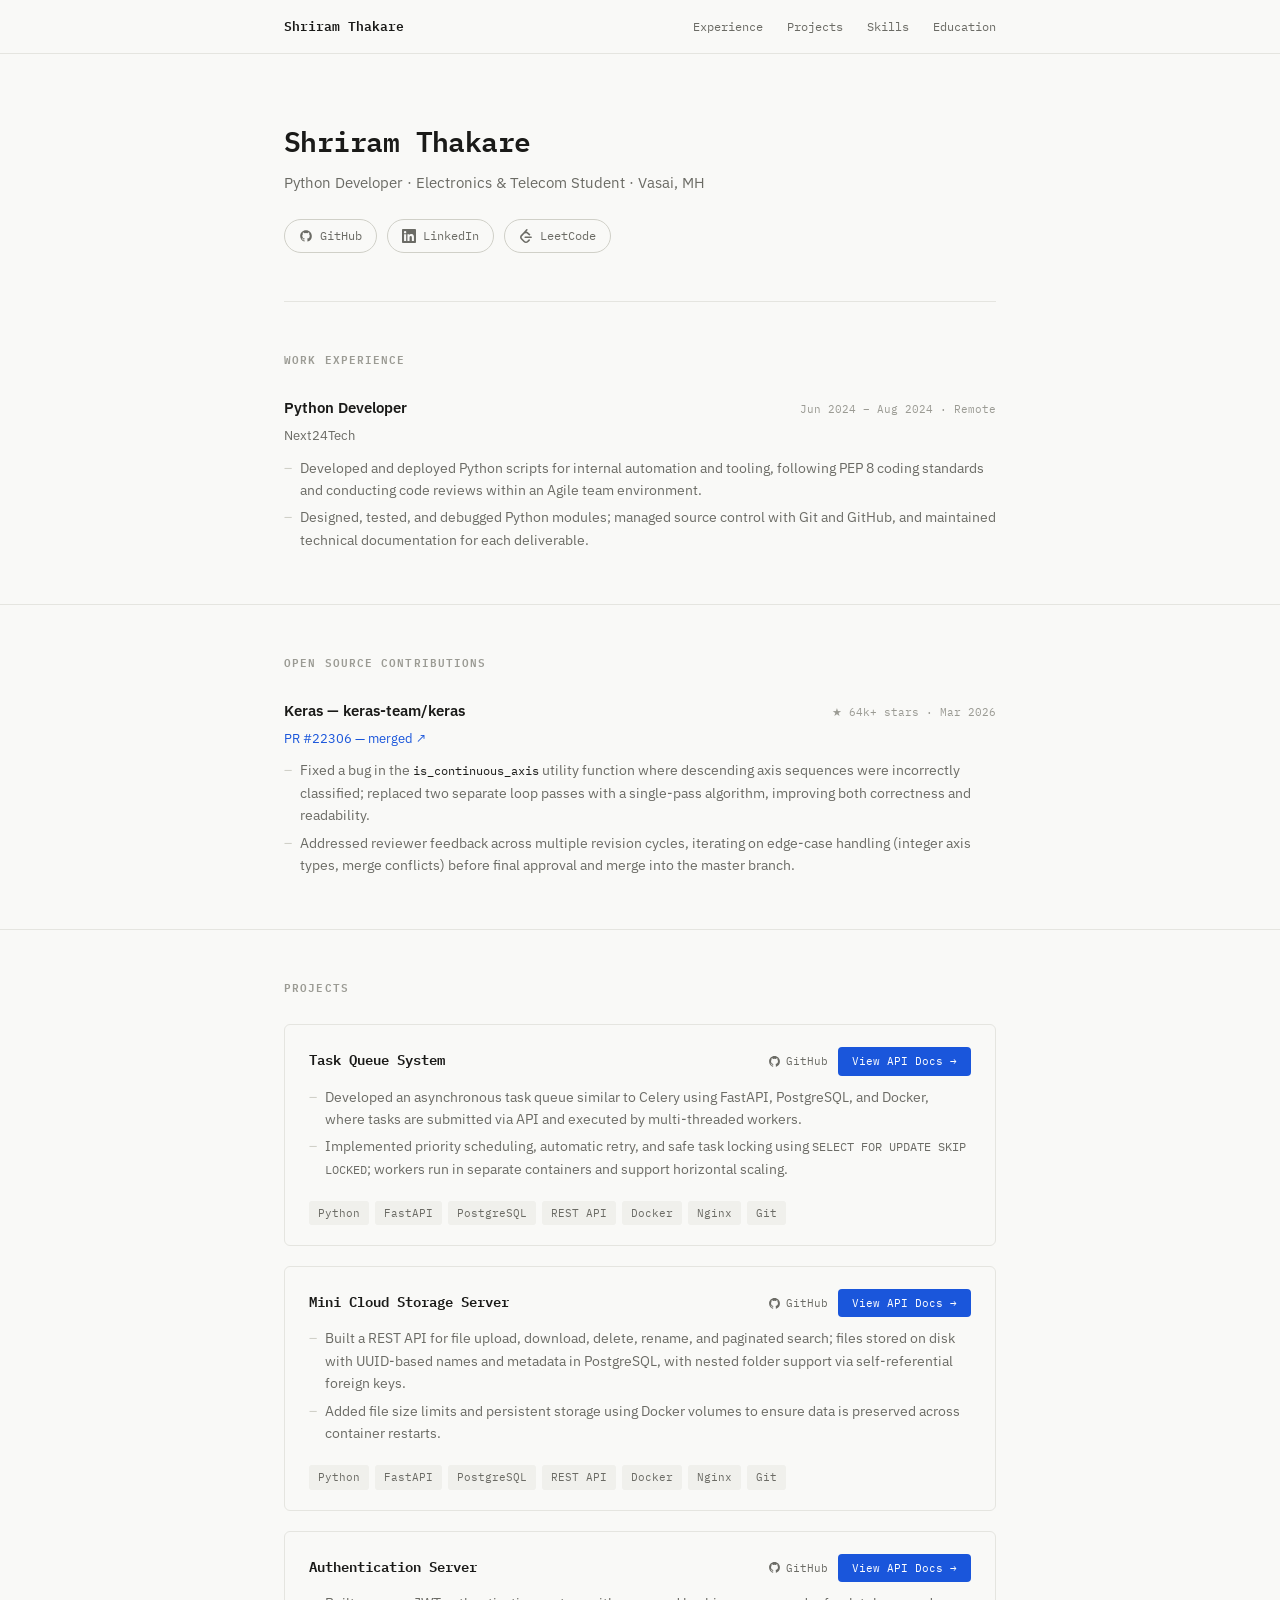
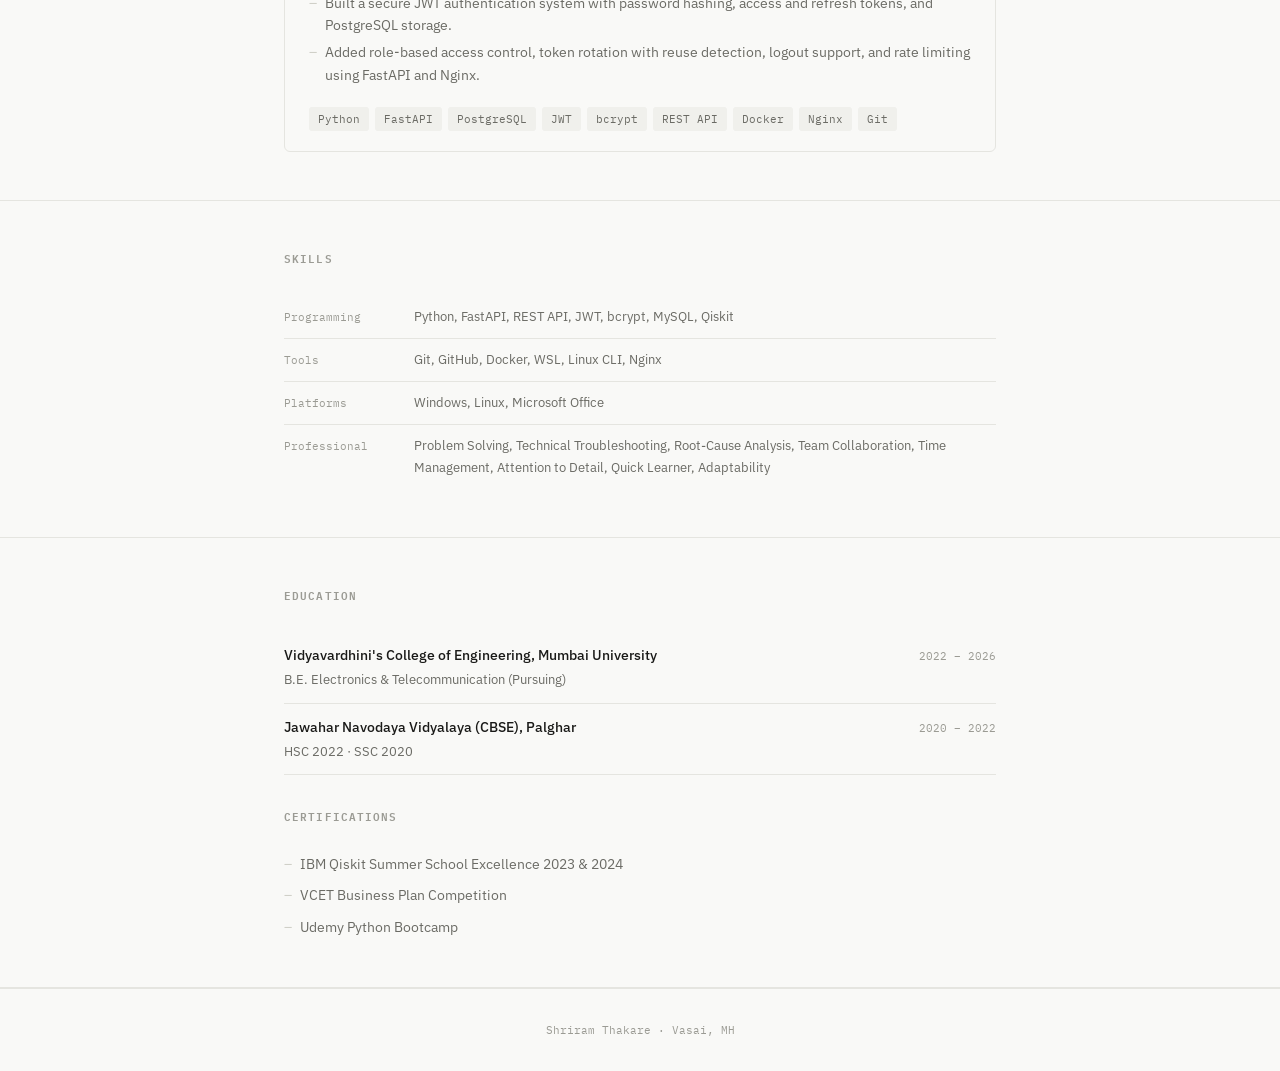
<file: index.html>
<!DOCTYPE html>
<html lang="en">
<head>
  <meta charset="UTF-8"/>
  <meta name="viewport" content="width=device-width, initial-scale=1.0"/>
  <title>Shriram Thakare — Python Developer</title>
  <link rel="preconnect" href="https://fonts.googleapis.com"/>
  <link href="https://fonts.googleapis.com/css2?family=IBM+Plex+Mono:wght@400;500;600&family=IBM+Plex+Sans:wght@300;400;500;600&display=swap" rel="stylesheet"/>
  <link rel="stylesheet" href="style.css"/>
</head>
<body>

<!-- NAV -->
<nav>
  <div class="nav-inner">
    <span class="nav-name">Shriram Thakare</span>
    <div class="nav-links">
      <a href="#experience">Experience</a>
      <a href="#projects">Projects</a>
      <a href="#skills">Skills</a>
      <a href="#education">Education</a>
    </div>
  </div>
</nav>

<!-- HEADER -->
<div class="container">
  <header class="header reveal">
    <h1>Shriram Thakare</h1>
    <p class="role">Python Developer · Electronics &amp; Telecom Student · Vasai, MH</p>
    <div class="links-row">
      <a class="link-pill" href="https://github.com/shriramthakare3" target="_blank" rel="noopener">
        <svg viewBox="0 0 24 24" fill="currentColor"><path d="M12 2C6.477 2 2 6.484 2 12.017c0 4.425 2.865 8.18 6.839 9.504.5.092.682-.217.682-.483 0-.237-.008-.868-.013-1.703-2.782.605-3.369-1.343-3.369-1.343-.454-1.158-1.11-1.466-1.11-1.466-.908-.62.069-.608.069-.608 1.003.07 1.531 1.032 1.531 1.032.892 1.53 2.341 1.088 2.91.832.092-.647.35-1.088.636-1.338-2.22-.253-4.555-1.113-4.555-4.951 0-1.093.39-1.988 1.029-2.688-.103-.253-.446-1.272.098-2.65 0 0 .84-.27 2.75 1.026A9.564 9.564 0 0112 6.844a9.59 9.59 0 012.504.337c1.909-1.296 2.747-1.027 2.747-1.027.546 1.379.202 2.398.1 2.651.64.7 1.028 1.595 1.028 2.688 0 3.848-2.339 4.695-4.566 4.943.359.309.678.92.678 1.855 0 1.338-.012 2.419-.012 2.747 0 .268.18.58.688.482A10.019 10.019 0 0022 12.017C22 6.484 17.522 2 12 2z"/></svg>
        GitHub
      </a>
      <a class="link-pill" href="https://linkedin.com/in/shriramthakare" target="_blank" rel="noopener">
        <svg viewBox="0 0 24 24" fill="currentColor"><path d="M20.447 20.452h-3.554v-5.569c0-1.328-.027-3.037-1.852-3.037-1.853 0-2.136 1.445-2.136 2.939v5.667H9.351V9h3.414v1.561h.046c.477-.9 1.637-1.85 3.37-1.85 3.601 0 4.267 2.37 4.267 5.455v6.286zM5.337 7.433a2.062 2.062 0 01-2.063-2.065 2.064 2.064 0 112.063 2.065zm1.782 13.019H3.555V9h3.564v11.452zM22.225 0H1.771C.792 0 0 .774 0 1.729v20.542C0 23.227.792 24 1.771 24h20.451C23.2 24 24 23.227 24 22.271V1.729C24 .774 23.2 0 22.222 0h.003z"/></svg>
        LinkedIn
      </a>
      <a class="link-pill" href="https://leetcode.com/u/shriramthakare__/" target="_blank" rel="noopener">
        <svg viewBox="0 0 24 24" fill="currentColor"><path d="M13.483 0a1.374 1.374 0 0 0-.961.438L7.116 6.226l-3.854 4.126a5.266 5.266 0 0 0-1.209 2.104 5.35 5.35 0 0 0-.125.513 5.527 5.527 0 0 0 .062 2.362 5.83 5.83 0 0 0 .349 1.017 5.938 5.938 0 0 0 1.271 1.818l4.277 4.193.039.038c2.248 2.165 5.852 2.133 8.063-.074l2.396-2.392c.54-.54.54-1.414.003-1.955a1.378 1.378 0 0 0-1.951-.003l-2.396 2.392a3.021 3.021 0 0 1-4.205.038l-.02-.019-4.276-4.193c-.652-.64-.972-1.469-.948-2.263a2.68 2.68 0 0 1 .066-.523 2.545 2.545 0 0 1 .619-1.164L9.13 8.114c1.058-1.134 3.204-1.27 4.43-.278l3.501 2.831c.593.48 1.461.387 1.94-.207a1.384 1.384 0 0 0-.207-1.943l-3.5-2.831c-.8-.647-1.766-1.045-2.774-1.202l2.015-2.158A1.384 1.384 0 0 0 13.483 0zm-2.866 12.815a1.38 1.38 0 0 0-1.38 1.382 1.38 1.38 0 0 0 1.38 1.382H20.79a1.38 1.38 0 0 0 1.38-1.382 1.38 1.38 0 0 0-1.38-1.382z"/></svg>
        LeetCode
      </a>
    </div>
  </header>
</div>

<!-- WORK EXPERIENCE -->
<section id="experience">
  <div class="container reveal">
    <p class="section-label">Work Experience</p>
    <div class="entry">
      <div class="entry-header">
        <span class="entry-title">Python Developer</span>
        <span class="entry-meta">Jun 2024 – Aug 2024 · Remote</span>
      </div>
      <div class="entry-org">Next24Tech</div>
      <ul class="bullets">
        <li>Developed and deployed Python scripts for internal automation and tooling, following PEP 8 coding standards and conducting code reviews within an Agile team environment.</li>
        <li>Designed, tested, and debugged Python modules; managed source control with Git and GitHub, and maintained technical documentation for each deliverable.</li>
      </ul>
    </div>
  </div>
</section>

<!-- OPEN SOURCE -->
<section id="opensource">
  <div class="container reveal">
    <p class="section-label">Open Source Contributions</p>
    <div class="entry">
      <div class="entry-header">
        <span class="entry-title">Keras — keras-team/keras</span>
        <span class="entry-meta">★ 64k+ stars · Mar 2026</span>
      </div>
      <div class="entry-org">
        <a href="https://github.com/keras-team/keras/pull/22306" target="_blank" rel="noopener">PR #22306 — merged ↗</a>
      </div>
      <ul class="bullets">
        <li>Fixed a bug in the <code style="font-family:var(--mono);font-size:12px;color:var(--text)">is_continuous_axis</code> utility function where descending axis sequences were incorrectly classified; replaced two separate loop passes with a single-pass algorithm, improving both correctness and readability.</li>
        <li>Addressed reviewer feedback across multiple revision cycles, iterating on edge-case handling (integer axis types, merge conflicts) before final approval and merge into the master branch.</li>
      </ul>
    </div>
  </div>
</section>

<!-- PROJECTS -->
<section id="projects">
  <div class="container reveal">
    <p class="section-label">Projects</p>

    <!-- Task Queue -->
    <div class="project-card">
      <div class="project-body">
        <div class="project-top">
          <span class="project-name">Task Queue System</span>
          <div class="project-actions">
            <a class="project-link" href="https://github.com/shriramthakare3/taskqueue" target="_blank" rel="noopener">
              <svg viewBox="0 0 24 24" fill="currentColor"><path d="M12 2C6.477 2 2 6.484 2 12.017c0 4.425 2.865 8.18 6.839 9.504.5.092.682-.217.682-.483 0-.237-.008-.868-.013-1.703-2.782.605-3.369-1.343-3.369-1.343-.454-1.158-1.11-1.466-1.11-1.466-.908-.62.069-.608.069-.608 1.003.07 1.531 1.032 1.531 1.032.892 1.53 2.341 1.088 2.91.832.092-.647.35-1.088.636-1.338-2.22-.253-4.555-1.113-4.555-4.951 0-1.093.39-1.988 1.029-2.688-.103-.253-.446-1.272.098-2.65 0 0 .84-.27 2.75 1.026A9.564 9.564 0 0112 6.844a9.59 9.59 0 012.504.337c1.909-1.296 2.747-1.027 2.747-1.027.546 1.379.202 2.398.1 2.651.64.7 1.028 1.595 1.028 2.688 0 3.848-2.339 4.695-4.566 4.943.359.309.678.92.678 1.855 0 1.338-.012 2.419-.012 2.747 0 .268.18.58.688.482A10.019 10.019 0 0022 12.017C22 6.484 17.522 2 12 2z"/></svg>
              GitHub
            </a>
            <a class="btn-docs" href="taskqueue.html">View API Docs →</a>
          </div>
        </div>
        <ul class="bullets">
          <li>Developed an asynchronous task queue similar to Celery using FastAPI, PostgreSQL, and Docker, where tasks are submitted via API and executed by multi-threaded workers.</li>
          <li>Implemented priority scheduling, automatic retry, and safe task locking using <code style="font-family:var(--mono);font-size:12px">SELECT FOR UPDATE SKIP LOCKED</code>; workers run in separate containers and support horizontal scaling.</li>
        </ul>
      </div>
      <div class="tags">
        <span class="tag">Python</span>
        <span class="tag">FastAPI</span>
        <span class="tag">PostgreSQL</span>
        <span class="tag">REST API</span>
        <span class="tag">Docker</span>
        <span class="tag">Nginx</span>
        <span class="tag">Git</span>
      </div>
    </div>

    <!-- Mini Cloud Storage -->
    <div class="project-card">
      <div class="project-body">
        <div class="project-top">
          <span class="project-name">Mini Cloud Storage Server</span>
          <div class="project-actions">
            <a class="project-link" href="https://github.com/shriramthakare3/ministorage" target="_blank" rel="noopener">
              <svg viewBox="0 0 24 24" fill="currentColor"><path d="M12 2C6.477 2 2 6.484 2 12.017c0 4.425 2.865 8.18 6.839 9.504.5.092.682-.217.682-.483 0-.237-.008-.868-.013-1.703-2.782.605-3.369-1.343-3.369-1.343-.454-1.158-1.11-1.466-1.11-1.466-.908-.62.069-.608.069-.608 1.003.07 1.531 1.032 1.531 1.032.892 1.53 2.341 1.088 2.91.832.092-.647.35-1.088.636-1.338-2.22-.253-4.555-1.113-4.555-4.951 0-1.093.39-1.988 1.029-2.688-.103-.253-.446-1.272.098-2.65 0 0 .84-.27 2.75 1.026A9.564 9.564 0 0112 6.844a9.59 9.59 0 012.504.337c1.909-1.296 2.747-1.027 2.747-1.027.546 1.379.202 2.398.1 2.651.64.7 1.028 1.595 1.028 2.688 0 3.848-2.339 4.695-4.566 4.943.359.309.678.92.678 1.855 0 1.338-.012 2.419-.012 2.747 0 .268.18.58.688.482A10.019 10.019 0 0022 12.017C22 6.484 17.522 2 12 2z"/></svg>
              GitHub
            </a>
            <a class="btn-docs" href="ministorage.html">View API Docs →</a>
          </div>
        </div>
        <ul class="bullets">
          <li>Built a REST API for file upload, download, delete, rename, and paginated search; files stored on disk with UUID-based names and metadata in PostgreSQL, with nested folder support via self-referential foreign keys.</li>
          <li>Added file size limits and persistent storage using Docker volumes to ensure data is preserved across container restarts.</li>
        </ul>
      </div>
      <div class="tags">
        <span class="tag">Python</span>
        <span class="tag">FastAPI</span>
        <span class="tag">PostgreSQL</span>
        <span class="tag">REST API</span>
        <span class="tag">Docker</span>
        <span class="tag">Nginx</span>
        <span class="tag">Git</span>
      </div>
    </div>

    <!-- Auth Server -->
    <div class="project-card">
      <div class="project-body">
        <div class="project-top">
          <span class="project-name">Authentication Server</span>
          <div class="project-actions">
            <a class="project-link" href="https://github.com/shriramthakare3/authserver" target="_blank" rel="noopener">
              <svg viewBox="0 0 24 24" fill="currentColor"><path d="M12 2C6.477 2 2 6.484 2 12.017c0 4.425 2.865 8.18 6.839 9.504.5.092.682-.217.682-.483 0-.237-.008-.868-.013-1.703-2.782.605-3.369-1.343-3.369-1.343-.454-1.158-1.11-1.466-1.11-1.466-.908-.62.069-.608.069-.608 1.003.07 1.531 1.032 1.531 1.032.892 1.53 2.341 1.088 2.91.832.092-.647.35-1.088.636-1.338-2.22-.253-4.555-1.113-4.555-4.951 0-1.093.39-1.988 1.029-2.688-.103-.253-.446-1.272.098-2.65 0 0 .84-.27 2.75 1.026A9.564 9.564 0 0112 6.844a9.59 9.59 0 012.504.337c1.909-1.296 2.747-1.027 2.747-1.027.546 1.379.202 2.398.1 2.651.64.7 1.028 1.595 1.028 2.688 0 3.848-2.339 4.695-4.566 4.943.359.309.678.92.678 1.855 0 1.338-.012 2.419-.012 2.747 0 .268.18.58.688.482A10.019 10.019 0 0022 12.017C22 6.484 17.522 2 12 2z"/></svg>
              GitHub
            </a>
            <a class="btn-docs" href="authserver.html">View API Docs →</a>
          </div>
        </div>
        <ul class="bullets">
          <li>Built a secure JWT authentication system with password hashing, access and refresh tokens, and PostgreSQL storage.</li>
          <li>Added role-based access control, token rotation with reuse detection, logout support, and rate limiting using FastAPI and Nginx.</li>
        </ul>
      </div>
      <div class="tags">
        <span class="tag">Python</span>
        <span class="tag">FastAPI</span>
        <span class="tag">PostgreSQL</span>
        <span class="tag">JWT</span>
        <span class="tag">bcrypt</span>
        <span class="tag">REST API</span>
        <span class="tag">Docker</span>
        <span class="tag">Nginx</span>
        <span class="tag">Git</span>
      </div>
    </div>

  </div>
</section>

<!-- SKILLS — exact from resume -->
<section id="skills">
  <div class="container reveal">
    <p class="section-label">Skills</p>
    <div class="skills-grid">
      <div class="skill-row">
        <div class="skill-cat">Programming</div>
        <div class="skill-vals">Python, FastAPI, REST API, JWT, bcrypt, MySQL, Qiskit</div>
      </div>
      <div class="skill-row">
        <div class="skill-cat">Tools</div>
        <div class="skill-vals">Git, GitHub, Docker, WSL, Linux CLI, Nginx</div>
      </div>
      <div class="skill-row">
        <div class="skill-cat">Platforms</div>
        <div class="skill-vals">Windows, Linux, Microsoft Office</div>
      </div>
      <div class="skill-row">
        <div class="skill-cat">Professional</div>
        <div class="skill-vals">Problem Solving, Technical Troubleshooting, Root-Cause Analysis, Team Collaboration, Time Management, Attention to Detail, Quick Learner, Adaptability</div>
      </div>
    </div>
  </div>
</section>

<!-- EDUCATION -->
<section id="education">
  <div class="container reveal">
    <p class="section-label">Education</p>
    <div class="edu-item">
      <div>
        <div class="edu-inst">Vidyavardhini's College of Engineering, Mumbai University</div>
        <div class="edu-deg">B.E. Electronics &amp; Telecommunication (Pursuing)</div>
      </div>
      <div class="edu-year">2022 – 2026</div>
    </div>
    <div class="edu-item">
      <div>
        <div class="edu-inst">Jawahar Navodaya Vidyalaya (CBSE), Palghar</div>
        <div class="edu-deg">HSC 2022 · SSC 2020</div>
      </div>
      <div class="edu-year">2020 – 2022</div>
    </div>
    <p class="section-label" style="margin-top: 32px;">Certifications</p>
    <div class="cert-list">
      <div class="cert-item">IBM Qiskit Summer School Excellence 2023 &amp; 2024</div>
      <div class="cert-item">VCET Business Plan Competition</div>
      <div class="cert-item">Udemy Python Bootcamp</div>
    </div>
  </div>
</section>

<!-- FOOTER -->
<footer>
  <div class="container">
    <p>Shriram Thakare · Vasai, MH</p>
  </div>
</footer>

<script>
  const obs = new IntersectionObserver(
    entries => entries.forEach(e => { if (e.isIntersecting) e.target.classList.add('visible'); }),
    { threshold: 0.08 }
  );
  document.querySelectorAll('.reveal').forEach(el => obs.observe(el));
</script>

</body>
</html>
</file>
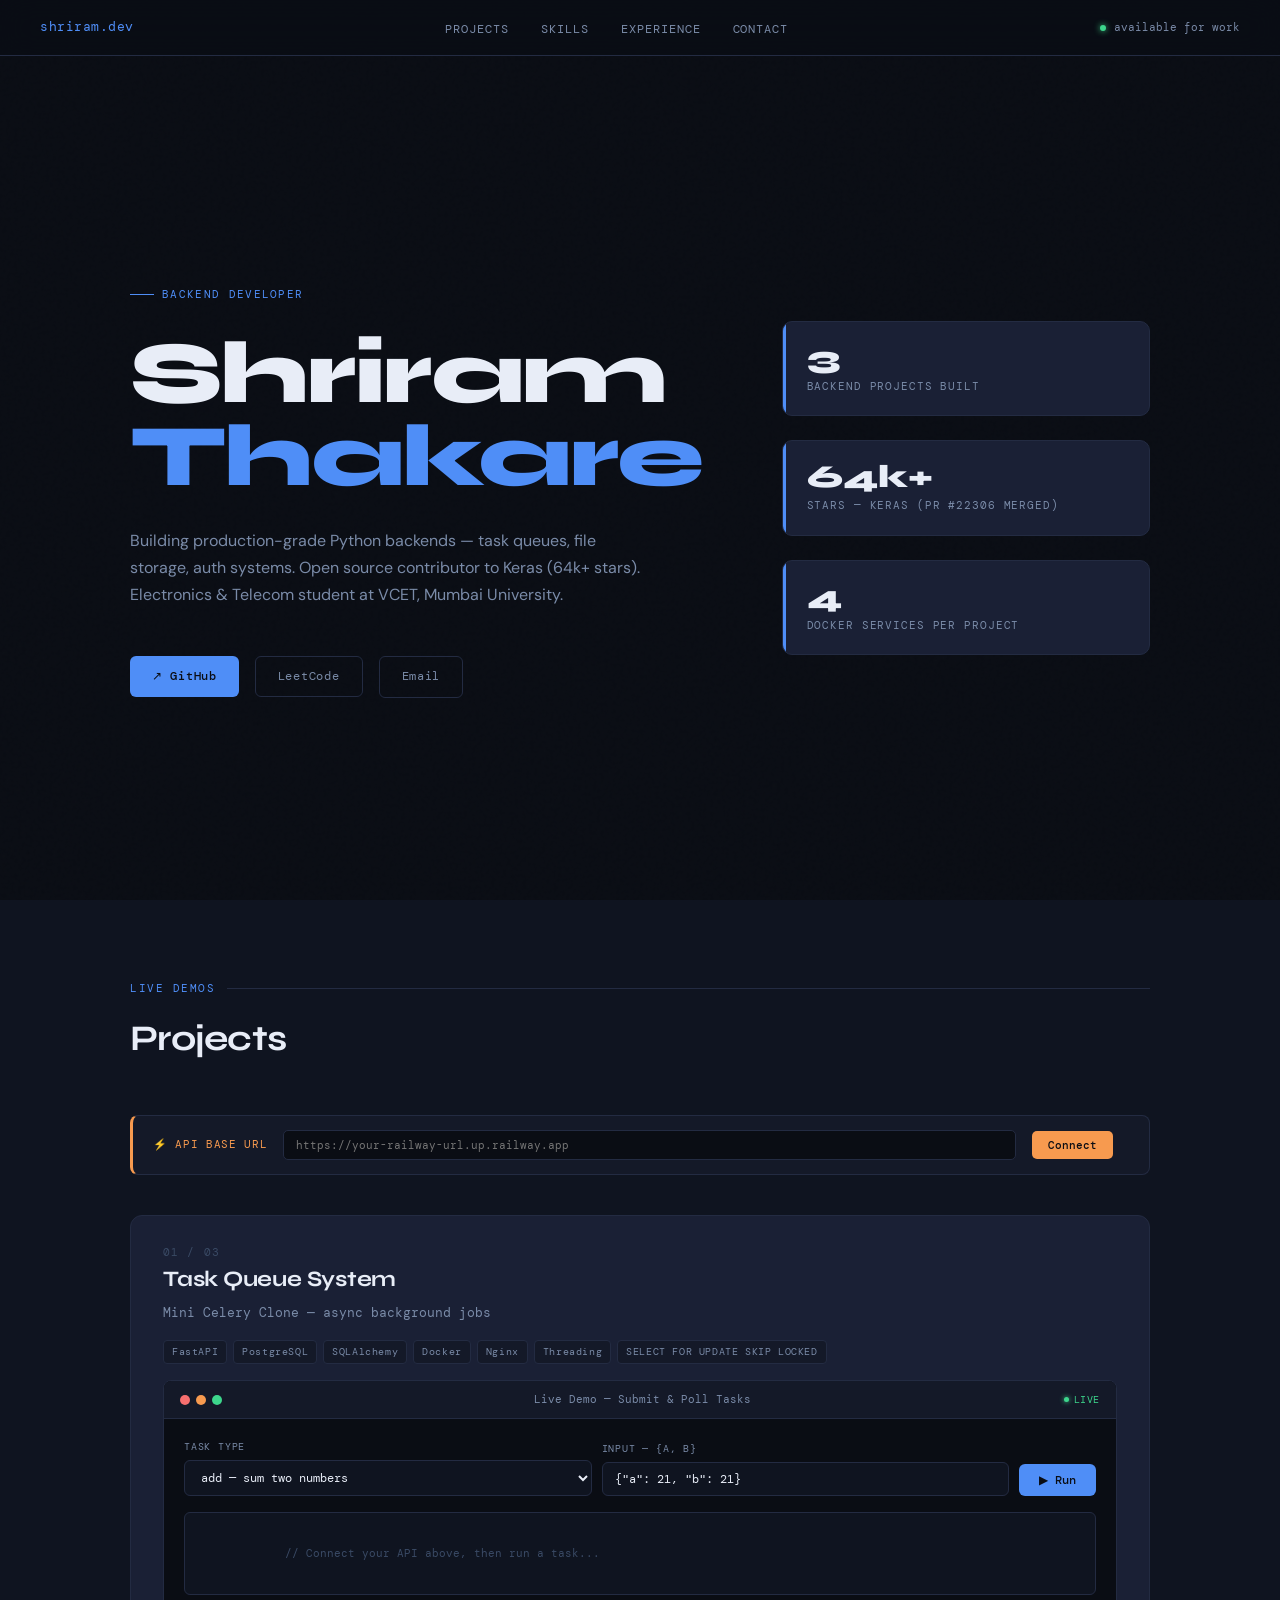
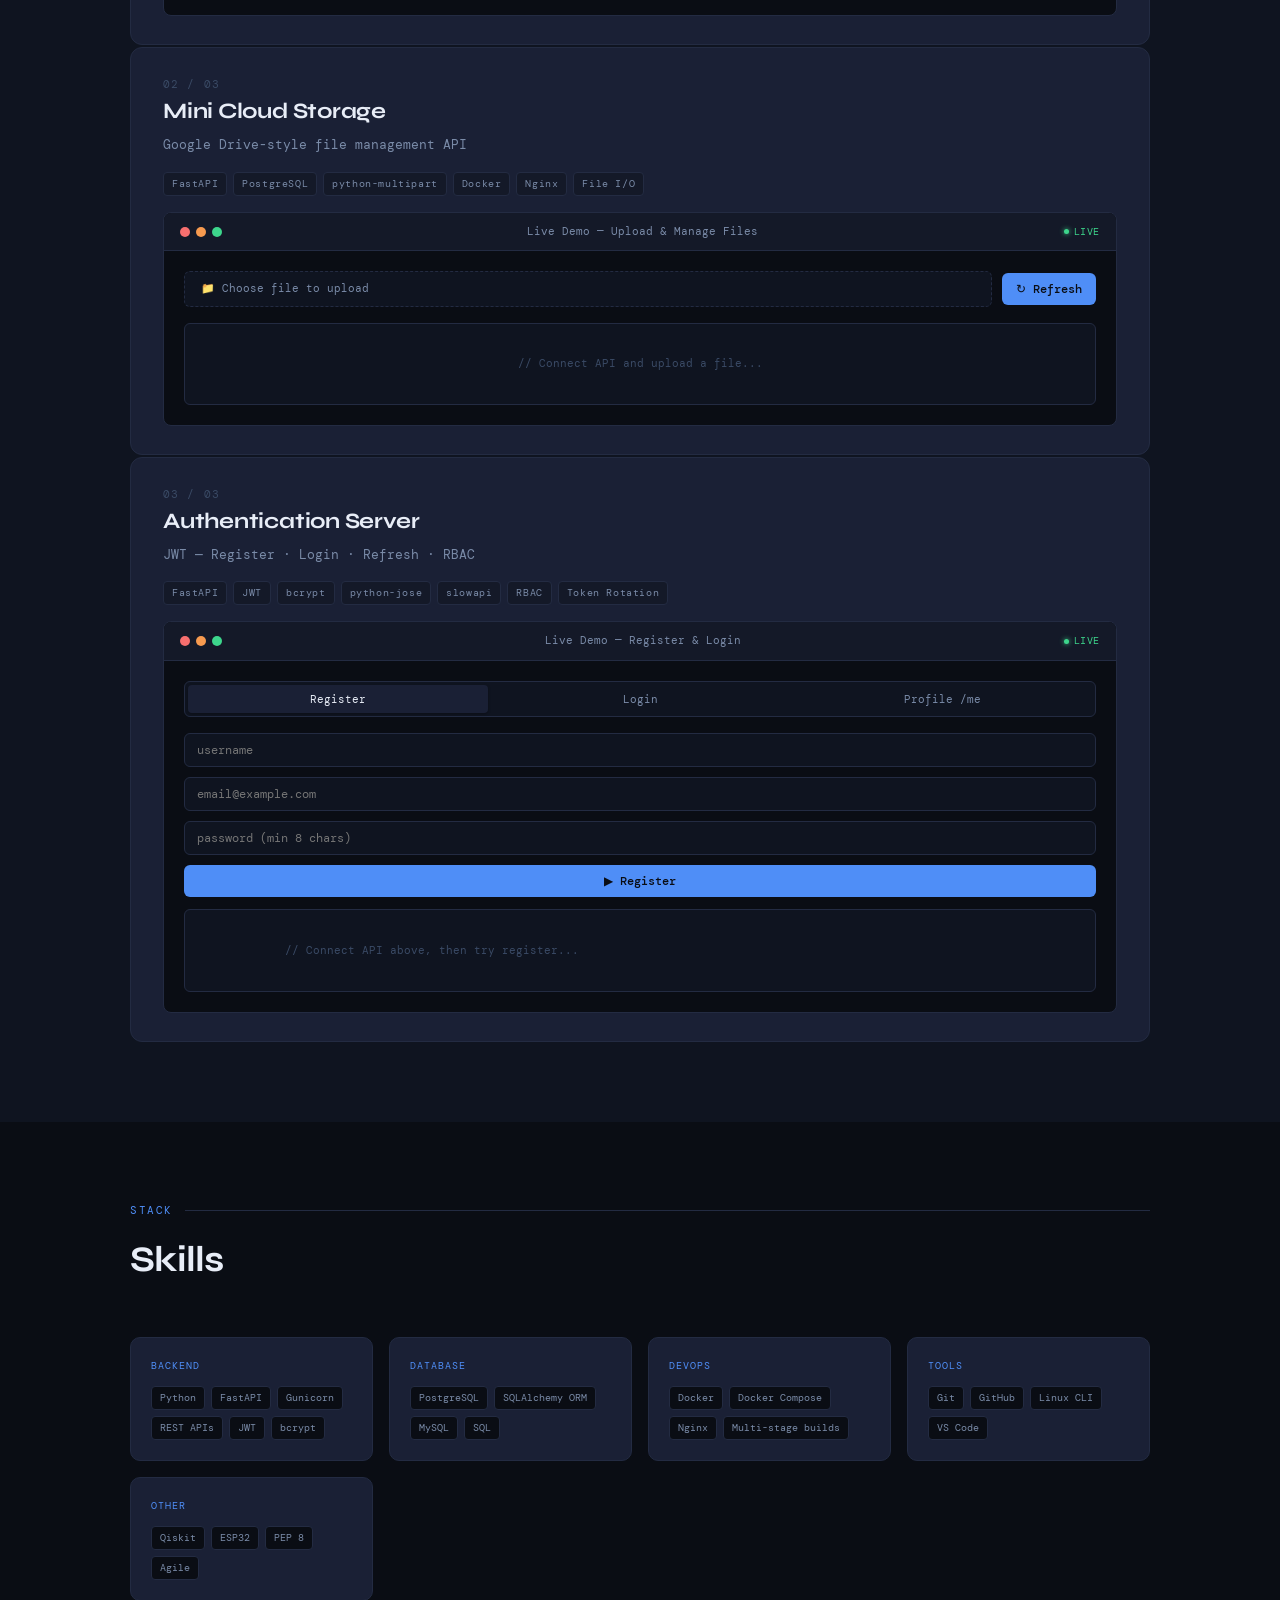
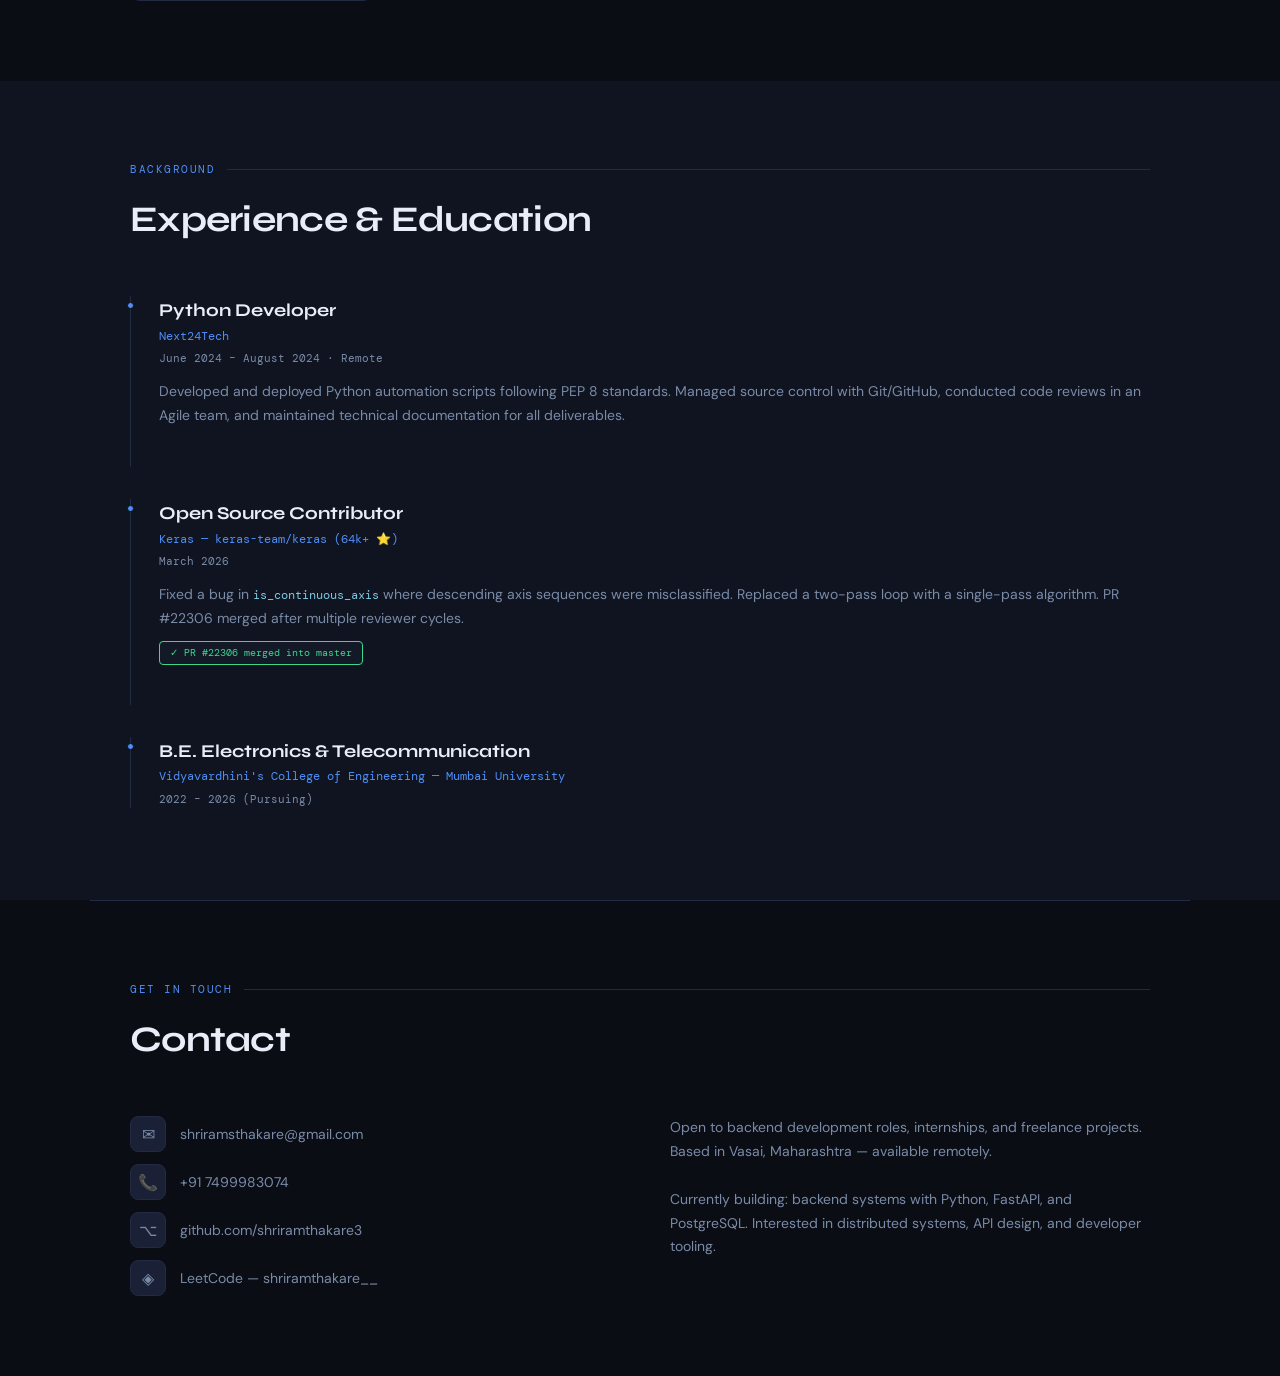
<file: portfolio/index.html>
<!DOCTYPE html>
<html lang="en">
<head>
  <meta charset="UTF-8" />
  <meta name="viewport" content="width=device-width, initial-scale=1.0" />
  <title>Shriram Thakare — Backend Developer</title>
  <link rel="preconnect" href="https://fonts.googleapis.com" />
  <link href="https://fonts.googleapis.com/css2?family=DM+Mono:ital,wght@0,300;0,400;0,500;1,300&family=Syne:wght@400;600;700;800&family=DM+Sans:ital,wght@0,300;0,400;0,500;1,300&display=swap" rel="stylesheet" />
  <style>
    /* ── Reset & Root ─────────────────────────────────────────────────────── */
    *, *::before, *::after { box-sizing: border-box; margin: 0; padding: 0; }

    :root {
      --bg:       #0A0D14;
      --bg2:      #0F1420;
      --bg3:      #141928;
      --surface:  #1A2035;
      --border:   #232b42;
      --accent:   #4F8EF7;
      --accent2:  #7EC8E3;
      --green:    #3DD68C;
      --orange:   #F79A4F;
      --red:      #F76F6F;
      --text:     #E8EDF7;
      --muted:    #7A8BA8;
      --faint:    #3A4A65;
      --mono:     'DM Mono', monospace;
      --display:  'Syne', sans-serif;
      --body:     'DM Sans', sans-serif;
    }

    html { scroll-behavior: smooth; }

    body {
      background: var(--bg);
      color: var(--text);
      font-family: var(--body);
      font-size: 15px;
      line-height: 1.6;
      min-height: 100vh;
      overflow-x: hidden;
    }

    /* ── Noise overlay ────────────────────────────────────────────────────── */
    body::before {
      content: '';
      position: fixed; inset: 0;
      background-image: url("data:image/svg+xml,%3Csvg viewBox='0 0 256 256' xmlns='http://www.w3.org/2000/svg'%3E%3Cfilter id='noise'%3E%3CfeTurbulence type='fractalNoise' baseFrequency='0.9' numOctaves='4' stitchTiles='stitch'/%3E%3C/filter%3E%3Crect width='100%25' height='100%25' filter='url(%23noise)' opacity='0.04'/%3E%3C/svg%3E");
      pointer-events: none;
      z-index: 0;
      opacity: 0.4;
    }

    /* ── Nav ──────────────────────────────────────────────────────────────── */
    nav {
      position: fixed; top: 0; left: 0; right: 0;
      z-index: 100;
      display: flex; align-items: center; justify-content: space-between;
      padding: 0 40px;
      height: 56px;
      background: rgba(10,13,20,0.85);
      backdrop-filter: blur(16px);
      border-bottom: 1px solid var(--border);
    }

    .nav-logo {
      font-family: var(--mono);
      font-size: 13px;
      color: var(--accent);
      letter-spacing: 0.04em;
    }

    .nav-links {
      display: flex; gap: 32px; list-style: none;
    }

    .nav-links a {
      font-family: var(--mono);
      font-size: 12px;
      color: var(--muted);
      text-decoration: none;
      letter-spacing: 0.08em;
      text-transform: uppercase;
      transition: color 0.2s;
    }
    .nav-links a:hover { color: var(--text); }

    .nav-status {
      display: flex; align-items: center; gap: 8px;
      font-family: var(--mono); font-size: 11px; color: var(--muted);
    }
    .status-dot {
      width: 6px; height: 6px; border-radius: 50%;
      background: var(--green);
      box-shadow: 0 0 6px var(--green);
      animation: pulse 2s infinite;
    }
    @keyframes pulse {
      0%,100% { opacity: 1; } 50% { opacity: 0.4; }
    }

    /* ── Layout ───────────────────────────────────────────────────────────── */
    main { padding-top: 56px; }

    section {
      position: relative; z-index: 1;
      max-width: 1100px;
      margin: 0 auto;
      padding: 80px 40px;
    }

    /* ── Hero ─────────────────────────────────────────────────────────────── */
    #hero {
      min-height: calc(100vh - 56px);
      display: flex; flex-direction: column; justify-content: center;
      padding-top: 100px;
    }

    .hero-tag {
      display: inline-flex; align-items: center; gap: 8px;
      font-family: var(--mono); font-size: 11px;
      color: var(--accent); letter-spacing: 0.12em; text-transform: uppercase;
      margin-bottom: 28px;
    }
    .hero-tag::before {
      content: ''; width: 24px; height: 1px; background: var(--accent);
    }

    h1 {
      font-family: var(--display);
      font-size: clamp(52px, 8vw, 88px);
      font-weight: 800;
      line-height: 0.95;
      letter-spacing: -0.03em;
      margin-bottom: 28px;
    }

    h1 .name-line { display: block; }
    h1 .accent-word { color: var(--accent); }

    .hero-desc {
      font-size: 16px;
      color: var(--muted);
      max-width: 520px;
      line-height: 1.7;
      margin-bottom: 48px;
    }

    .hero-links {
      display: flex; gap: 16px; flex-wrap: wrap;
    }

    .btn {
      display: inline-flex; align-items: center; gap: 8px;
      padding: 10px 22px;
      border-radius: 6px;
      font-family: var(--mono); font-size: 12px; letter-spacing: 0.06em;
      text-decoration: none; cursor: pointer; border: none;
      transition: all 0.2s;
    }
    .btn-primary {
      background: var(--accent); color: #0A0D14; font-weight: 500;
    }
    .btn-primary:hover { background: #6AA3FF; transform: translateY(-1px); }

    .btn-ghost {
      background: transparent; color: var(--muted);
      border: 1px solid var(--border);
    }
    .btn-ghost:hover { border-color: var(--accent); color: var(--accent); }

    .hero-grid {
      display: grid; grid-template-columns: 3fr 2fr; gap: 80px; align-items: center;
    }

    .hero-stats {
      display: flex; flex-direction: column; gap: 24px;
    }

    .stat-card {
      background: var(--surface);
      border: 1px solid var(--border);
      border-radius: 10px;
      padding: 20px 24px;
      position: relative; overflow: hidden;
    }
    .stat-card::before {
      content: ''; position: absolute; top: 0; left: 0;
      width: 3px; height: 100%;
      background: var(--accent);
    }
    .stat-num {
      font-family: var(--display);
      font-size: 32px; font-weight: 800;
      color: var(--text); line-height: 1;
      margin-bottom: 4px;
    }
    .stat-label {
      font-family: var(--mono); font-size: 11px;
      color: var(--muted); letter-spacing: 0.08em; text-transform: uppercase;
    }

    /* ── Section headers ──────────────────────────────────────────────────── */
    .section-label {
      font-family: var(--mono); font-size: 11px;
      color: var(--accent); letter-spacing: 0.14em; text-transform: uppercase;
      margin-bottom: 12px;
      display: flex; align-items: center; gap: 12px;
    }
    .section-label::after {
      content: ''; flex: 1; height: 1px; background: var(--border);
    }

    h2 {
      font-family: var(--display);
      font-size: 36px; font-weight: 700;
      letter-spacing: -0.02em;
      margin-bottom: 48px;
      color: var(--text);
    }

    /* ── Projects ─────────────────────────────────────────────────────────── */
    #projects { background: var(--bg2); max-width: 100%; }
    #projects > .inner { max-width: 1100px; margin: 0 auto; padding: 80px 40px; }

    .projects-grid {
      display: grid; grid-template-columns: 1fr;
      gap: 2px;
    }

    .project-card {
      background: var(--surface);
      border: 1px solid var(--border);
      border-radius: 12px;
      overflow: hidden;
      transition: border-color 0.2s;
    }
    .project-card:hover { border-color: var(--accent); }

    .project-header {
      display: flex; align-items: flex-start;
      justify-content: space-between;
      padding: 28px 32px 0;
      gap: 20px;
    }

    .project-num {
      font-family: var(--mono); font-size: 11px;
      color: var(--faint); letter-spacing: 0.1em;
    }

    .project-title {
      font-family: var(--display);
      font-size: 22px; font-weight: 700;
      letter-spacing: -0.01em;
      margin-bottom: 6px;
    }

    .project-subtitle {
      font-size: 13px; color: var(--muted);
      font-family: var(--mono);
    }

    .project-tags {
      display: flex; flex-wrap: wrap; gap: 6px;
      padding: 16px 32px;
    }

    .tag {
      font-family: var(--mono); font-size: 10px;
      padding: 3px 8px; border-radius: 4px;
      background: var(--bg3); color: var(--muted);
      border: 1px solid var(--border);
      letter-spacing: 0.06em;
    }

    /* ── Demo panel ───────────────────────────────────────────────────────── */
    .demo-panel {
      margin: 0 32px 28px;
      background: var(--bg);
      border: 1px solid var(--border);
      border-radius: 8px;
      overflow: hidden;
    }

    .demo-bar {
      display: flex; align-items: center; justify-content: space-between;
      padding: 10px 16px;
      background: var(--bg3);
      border-bottom: 1px solid var(--border);
    }

    .demo-dots {
      display: flex; gap: 6px;
    }
    .demo-dots span {
      width: 10px; height: 10px; border-radius: 50%;
    }
    .d1 { background: #F76F6F; }
    .d2 { background: #F79A4F; }
    .d3 { background: var(--green); }

    .demo-title {
      font-family: var(--mono); font-size: 11px; color: var(--muted);
    }

    .demo-live-badge {
      font-family: var(--mono); font-size: 10px;
      color: var(--green); letter-spacing: 0.06em;
      display: flex; align-items: center; gap: 5px;
    }
    .demo-live-badge::before {
      content: ''; width: 5px; height: 5px; border-radius: 50%;
      background: var(--green); box-shadow: 0 0 5px var(--green);
    }

    .demo-body { padding: 20px; }

    /* Task Queue Demo */
    .tq-form {
      display: grid; grid-template-columns: 1fr 1fr auto; gap: 10px;
      margin-bottom: 16px; align-items: end;
    }

    .form-group { display: flex; flex-direction: column; gap: 5px; }

    .form-label {
      font-family: var(--mono); font-size: 10px;
      color: var(--muted); letter-spacing: 0.08em; text-transform: uppercase;
    }

    .form-input, .form-select {
      background: var(--bg2);
      border: 1px solid var(--border);
      border-radius: 6px;
      padding: 8px 12px;
      color: var(--text);
      font-family: var(--mono); font-size: 12px;
      outline: none;
      transition: border-color 0.2s;
      width: 100%;
    }
    .form-input:focus, .form-select:focus { border-color: var(--accent); }
    .form-select option { background: var(--bg2); }

    .btn-run {
      background: var(--accent); color: #0A0D14;
      border: none; border-radius: 6px;
      padding: 8px 20px;
      font-family: var(--mono); font-size: 12px; font-weight: 500;
      cursor: pointer; transition: all 0.2s;
      white-space: nowrap;
    }
    .btn-run:hover { background: #6AA3FF; }
    .btn-run:disabled { opacity: 0.5; cursor: not-allowed; }

    .demo-result {
      background: var(--bg2);
      border: 1px solid var(--border);
      border-radius: 6px;
      padding: 14px 16px;
      font-family: var(--mono); font-size: 11px;
      color: var(--muted);
      min-height: 56px;
      line-height: 1.6;
      white-space: pre-wrap;
      word-break: break-all;
    }

    .result-line { display: flex; gap: 8px; margin-bottom: 2px; }
    .result-key { color: var(--accent2); }
    .result-val { color: var(--green); }
    .result-pending { color: var(--orange); }
    .result-error { color: var(--red); }

    /* Storage Demo */
    .storage-upload {
      display: flex; gap: 10px; margin-bottom: 16px; align-items: center;
    }

    .file-input-label {
      display: inline-flex; align-items: center; gap: 8px;
      background: var(--bg2); border: 1px dashed var(--border);
      border-radius: 6px; padding: 8px 16px;
      font-family: var(--mono); font-size: 11px; color: var(--muted);
      cursor: pointer; transition: all 0.2s; flex: 1;
    }
    .file-input-label:hover { border-color: var(--accent); color: var(--accent); }
    #fileInput { display: none; }

    .file-list {
      background: var(--bg2);
      border: 1px solid var(--border);
      border-radius: 6px;
      overflow: hidden;
      min-height: 80px;
    }

    .file-row {
      display: flex; align-items: center; justify-content: space-between;
      padding: 10px 14px;
      border-bottom: 1px solid var(--border);
      font-family: var(--mono); font-size: 11px;
      animation: fadeIn 0.3s ease;
    }
    .file-row:last-child { border-bottom: none; }
    .file-name { color: var(--text); }
    .file-size { color: var(--muted); }
    .file-actions { display: flex; gap: 8px; }

    .btn-sm {
      background: none; border: 1px solid var(--border);
      border-radius: 4px; padding: 3px 10px;
      font-family: var(--mono); font-size: 10px; color: var(--muted);
      cursor: pointer; transition: all 0.2s;
    }
    .btn-sm:hover { border-color: var(--accent); color: var(--accent); }
    .btn-sm.del:hover { border-color: var(--red); color: var(--red); }

    .empty-state {
      display: flex; align-items: center; justify-content: center;
      height: 80px;
      font-family: var(--mono); font-size: 11px; color: var(--faint);
    }

    /* Auth Demo */
    .auth-tabs {
      display: flex; gap: 2px; margin-bottom: 16px;
      background: var(--bg2); border-radius: 6px; padding: 3px;
      border: 1px solid var(--border);
    }
    .auth-tab {
      flex: 1; padding: 7px; text-align: center;
      font-family: var(--mono); font-size: 11px; color: var(--muted);
      border-radius: 4px; cursor: pointer; transition: all 0.2s;
      border: none; background: none;
    }
    .auth-tab.active {
      background: var(--surface); color: var(--text);
      box-shadow: 0 1px 3px rgba(0,0,0,0.3);
    }

    .auth-form { display: flex; flex-direction: column; gap: 10px; }
    .auth-form .form-input { width: 100%; }

    .token-display {
      background: var(--bg2); border: 1px solid var(--border);
      border-radius: 6px; padding: 12px;
      font-family: var(--mono); font-size: 10px; color: var(--green);
      word-break: break-all; line-height: 1.5;
      margin-top: 10px;
    }

    /* ── API Config banner ────────────────────────────────────────────────── */
    .api-config-bar {
      background: var(--bg3);
      border: 1px solid var(--border);
      border-left: 3px solid var(--orange);
      border-radius: 8px;
      padding: 14px 20px;
      margin-bottom: 40px;
      display: flex; align-items: center; gap: 16px; flex-wrap: wrap;
    }
    .api-config-label {
      font-family: var(--mono); font-size: 11px; color: var(--orange);
      white-space: nowrap; letter-spacing: 0.06em;
    }
    .api-url-input {
      flex: 1; min-width: 200px;
      background: var(--bg); border: 1px solid var(--border);
      border-radius: 5px; padding: 7px 12px;
      color: var(--text); font-family: var(--mono); font-size: 11px;
      outline: none;
    }
    .api-url-input:focus { border-color: var(--orange); }

    .api-save-btn {
      background: var(--orange); color: #0A0D14;
      border: none; border-radius: 5px;
      padding: 7px 16px; font-family: var(--mono); font-size: 11px;
      cursor: pointer; font-weight: 500;
    }

    /* ── Skills ───────────────────────────────────────────────────────────── */
    .skills-grid {
      display: grid; grid-template-columns: repeat(auto-fill, minmax(200px, 1fr));
      gap: 16px;
    }

    .skill-group {
      background: var(--surface); border: 1px solid var(--border);
      border-radius: 10px; padding: 20px;
    }

    .skill-group-name {
      font-family: var(--mono); font-size: 10px;
      color: var(--accent); letter-spacing: 0.1em; text-transform: uppercase;
      margin-bottom: 12px;
    }

    .skill-chips { display: flex; flex-wrap: wrap; gap: 6px; }
    .skill-chip {
      font-family: var(--mono); font-size: 10px;
      padding: 3px 8px; border-radius: 4px;
      background: var(--bg); color: var(--muted);
      border: 1px solid var(--border);
    }

    /* ── Experience ───────────────────────────────────────────────────────── */
    .exp-item {
      border-left: 1px solid var(--border);
      padding-left: 28px; padding-bottom: 40px;
      position: relative;
    }
    .exp-item::before {
      content: ''; position: absolute; left: -4px; top: 6px;
      width: 7px; height: 7px; border-radius: 50%;
      background: var(--accent); border: 1px solid var(--bg);
    }
    .exp-item:last-child { padding-bottom: 0; }

    .exp-role {
      font-family: var(--display); font-size: 18px; font-weight: 700;
      margin-bottom: 2px;
    }
    .exp-company {
      font-family: var(--mono); font-size: 12px; color: var(--accent);
      margin-bottom: 4px;
    }
    .exp-date {
      font-family: var(--mono); font-size: 11px; color: var(--muted);
      margin-bottom: 12px;
    }
    .exp-desc { font-size: 14px; color: var(--muted); line-height: 1.7; }

    /* ── Open source ──────────────────────────────────────────────────────── */
    .oss-card {
      background: var(--surface); border: 1px solid var(--border);
      border-radius: 10px; padding: 24px 28px;
      display: flex; gap: 20px; align-items: flex-start;
    }
    .oss-icon {
      width: 40px; height: 40px; border-radius: 8px;
      background: var(--bg3); border: 1px solid var(--border);
      display: flex; align-items: center; justify-content: center;
      font-size: 20px; flex-shrink: 0;
    }
    .oss-repo {
      font-family: var(--mono); font-size: 13px; color: var(--accent);
      margin-bottom: 4px;
    }
    .oss-title {
      font-family: var(--display); font-size: 17px; font-weight: 700;
      margin-bottom: 6px;
    }
    .oss-desc { font-size: 13px; color: var(--muted); line-height: 1.6; }
    .oss-pr {
      display: inline-flex; align-items: center; gap: 6px;
      margin-top: 10px; font-family: var(--mono); font-size: 10px;
      background: var(--bg3); border: 1px solid var(--green);
      color: var(--green); padding: 3px 10px; border-radius: 4px;
    }

    /* ── Contact ──────────────────────────────────────────────────────────── */
    #contact { border-top: 1px solid var(--border); }
    .contact-grid {
      display: grid; grid-template-columns: 1fr 1fr; gap: 60px;
    }
    .contact-links { display: flex; flex-direction: column; gap: 12px; }
    .contact-link {
      display: flex; align-items: center; gap: 14px;
      text-decoration: none; color: var(--muted);
      font-size: 14px; transition: color 0.2s;
    }
    .contact-link:hover { color: var(--text); }
    .contact-link-icon {
      width: 36px; height: 36px; border-radius: 8px;
      background: var(--surface); border: 1px solid var(--border);
      display: flex; align-items: center; justify-content: center;
      font-size: 16px;
    }
    .contact-note {
      font-size: 14px; color: var(--muted); line-height: 1.7;
    }

    /* ── Animations ───────────────────────────────────────────────────────── */
    @keyframes fadeIn { from { opacity: 0; transform: translateY(4px); } to { opacity: 1; transform: none; } }
    @keyframes slideIn { from { opacity: 0; transform: translateX(-10px); } to { opacity: 1; transform: none; } }

    .fade-in { animation: fadeIn 0.6s ease both; }
    .fade-in-2 { animation: fadeIn 0.6s 0.15s ease both; }
    .fade-in-3 { animation: fadeIn 0.6s 0.3s ease both; }

    /* ── Spinner ──────────────────────────────────────────────────────────── */
    .spinner {
      display: inline-block; width: 10px; height: 10px;
      border: 1.5px solid var(--faint); border-top-color: var(--accent);
      border-radius: 50%; animation: spin 0.6s linear infinite;
    }
    @keyframes spin { to { transform: rotate(360deg); } }

    /* ── Scrollbar ────────────────────────────────────────────────────────── */
    ::-webkit-scrollbar { width: 6px; }
    ::-webkit-scrollbar-track { background: var(--bg); }
    ::-webkit-scrollbar-thumb { background: var(--border); border-radius: 3px; }

    /* ── Responsive ───────────────────────────────────────────────────────── */
    @media (max-width: 768px) {
      nav { padding: 0 20px; }
      .nav-links { display: none; }
      section, #projects > .inner { padding: 60px 20px; }
      .hero-grid { grid-template-columns: 1fr; gap: 48px; }
      .tq-form { grid-template-columns: 1fr; }
      .contact-grid { grid-template-columns: 1fr; gap: 32px; }
      h1 { font-size: 44px; }
    }
  </style>
</head>
<body>

<!-- ── Nav ──────────────────────────────────────────────────────────────────── -->
<nav>
  <div class="nav-logo">shriram.dev</div>
  <ul class="nav-links">
    <li><a href="#projects">projects</a></li>
    <li><a href="#skills">skills</a></li>
    <li><a href="#experience">experience</a></li>
    <li><a href="#contact">contact</a></li>
  </ul>
  <div class="nav-status">
    <span class="status-dot"></span>
    available for work
  </div>
</nav>

<main>

<!-- ── Hero ─────────────────────────────────────────────────────────────────── -->
<section id="hero">
  <div class="hero-grid">
    <div>
      <div class="hero-tag fade-in">Backend Developer</div>
      <h1 class="fade-in-2">
        <span class="name-line">Shriram</span>
        <span class="name-line accent-word">Thakare</span>
      </h1>
      <p class="hero-desc fade-in-3">
        Building production-grade Python backends — task queues, file storage, auth systems.
        Open source contributor to Keras (64k+ stars).
        Electronics & Telecom student at VCET, Mumbai University.
      </p>
      <div class="hero-links fade-in-3">
        <a href="https://github.com/shriramthakare3" target="_blank" class="btn btn-primary">
          ↗ GitHub
        </a>
        <a href="https://leetcode.com/u/shriramthakare__/" target="_blank" class="btn btn-ghost">
          LeetCode
        </a>
        <a href="mailto:shriramsthakare@gmail.com" class="btn btn-ghost">
          Email
        </a>
      </div>
    </div>
    <div class="hero-stats fade-in-3">
      <div class="stat-card">
        <div class="stat-num">3</div>
        <div class="stat-label">Backend Projects Built</div>
      </div>
      <div class="stat-card">
        <div class="stat-num">64k+</div>
        <div class="stat-label">Stars — Keras (PR #22306 merged)</div>
      </div>
      <div class="stat-card">
        <div class="stat-num">4</div>
        <div class="stat-label">Docker services per project</div>
      </div>
    </div>
  </div>
</section>

<!-- ── Projects ──────────────────────────────────────────────────────────────── -->
<div id="projects">
<div class="inner">
  <div class="section-label">Live Demos</div>
  <h2>Projects</h2>

  <!-- API Config -->
  <div class="api-config-bar">
    <span class="api-config-label">⚡ API BASE URL</span>
    <input class="api-url-input" id="apiBaseUrl"
      placeholder="https://your-railway-url.up.railway.app"
      value="" />
    <button class="api-save-btn" onclick="saveApiUrl()">Connect</button>
    <span id="apiStatus" style="font-family:var(--mono);font-size:11px;color:var(--muted)"></span>
  </div>

  <div class="projects-grid">

    <!-- Project 1: Task Queue -->
    <div class="project-card">
      <div class="project-header">
        <div>
          <div class="project-num">01 / 03</div>
          <div class="project-title">Task Queue System</div>
          <div class="project-subtitle">Mini Celery Clone — async background jobs</div>
        </div>
      </div>
      <div class="project-tags">
        <span class="tag">FastAPI</span>
        <span class="tag">PostgreSQL</span>
        <span class="tag">SQLAlchemy</span>
        <span class="tag">Docker</span>
        <span class="tag">Nginx</span>
        <span class="tag">Threading</span>
        <span class="tag">SELECT FOR UPDATE SKIP LOCKED</span>
      </div>
      <div class="demo-panel">
        <div class="demo-bar">
          <div class="demo-dots"><span class="d1"></span><span class="d2"></span><span class="d3"></span></div>
          <div class="demo-title">Live Demo — Submit & Poll Tasks</div>
          <div class="demo-live-badge">LIVE</div>
        </div>
        <div class="demo-body">
          <div class="tq-form">
            <div class="form-group">
              <label class="form-label">Task Type</label>
              <select class="form-select" id="tqTaskType" onchange="updateTQInputs()">
                <option value="add">add — sum two numbers</option>
                <option value="reverse">reverse — flip a string</option>
                <option value="fibonacci">fibonacci — nth number</option>
                <option value="word_count">word_count — count words</option>
                <option value="sleep">sleep — background delay</option>
              </select>
            </div>
            <div class="form-group">
              <label class="form-label" id="tqInputLabel">Input (JSON)</label>
              <input class="form-input" id="tqInput" value='{"a":21,"b":21}' placeholder='{"a":21,"b":21}' />
            </div>
            <button class="btn-run" id="tqRunBtn" onclick="submitTask()">▶ Run</button>
          </div>
          <div class="demo-result" id="tqResult">
            <span style="color:var(--faint)">// Connect your API above, then run a task...</span>
          </div>
        </div>
      </div>
    </div>

    <!-- Project 2: Cloud Storage -->
    <div class="project-card">
      <div class="project-header">
        <div>
          <div class="project-num">02 / 03</div>
          <div class="project-title">Mini Cloud Storage</div>
          <div class="project-subtitle">Google Drive-style file management API</div>
        </div>
      </div>
      <div class="project-tags">
        <span class="tag">FastAPI</span>
        <span class="tag">PostgreSQL</span>
        <span class="tag">python-multipart</span>
        <span class="tag">Docker</span>
        <span class="tag">Nginx</span>
        <span class="tag">File I/O</span>
      </div>
      <div class="demo-panel">
        <div class="demo-bar">
          <div class="demo-dots"><span class="d1"></span><span class="d2"></span><span class="d3"></span></div>
          <div class="demo-title">Live Demo — Upload & Manage Files</div>
          <div class="demo-live-badge">LIVE</div>
        </div>
        <div class="demo-body">
          <div class="storage-upload">
            <label class="file-input-label" for="fileInput">
              📁 Choose file to upload
            </label>
            <input type="file" id="fileInput" onchange="uploadFile()" />
            <button class="btn-run" id="storageRefreshBtn" onclick="listFiles()" style="padding:8px 14px;">↻ Refresh</button>
          </div>
          <div class="file-list" id="fileList">
            <div class="empty-state">// Connect API and upload a file...</div>
          </div>
        </div>
      </div>
    </div>

    <!-- Project 3: Auth Server -->
    <div class="project-card">
      <div class="project-header">
        <div>
          <div class="project-num">03 / 03</div>
          <div class="project-title">Authentication Server</div>
          <div class="project-subtitle">JWT — Register · Login · Refresh · RBAC</div>
        </div>
      </div>
      <div class="project-tags">
        <span class="tag">FastAPI</span>
        <span class="tag">JWT</span>
        <span class="tag">bcrypt</span>
        <span class="tag">python-jose</span>
        <span class="tag">slowapi</span>
        <span class="tag">RBAC</span>
        <span class="tag">Token Rotation</span>
      </div>
      <div class="demo-panel">
        <div class="demo-bar">
          <div class="demo-dots"><span class="d1"></span><span class="d2"></span><span class="d3"></span></div>
          <div class="demo-title">Live Demo — Register & Login</div>
          <div class="demo-live-badge">LIVE</div>
        </div>
        <div class="demo-body">
          <div class="auth-tabs">
            <button class="auth-tab active" onclick="switchAuthTab('register', this)">Register</button>
            <button class="auth-tab" onclick="switchAuthTab('login', this)">Login</button>
            <button class="auth-tab" onclick="switchAuthTab('me', this)">Profile /me</button>
          </div>
          <div id="authRegister" class="auth-form">
            <input class="form-input" id="regUsername" placeholder="username" />
            <input class="form-input" id="regEmail" placeholder="email@example.com" type="email" />
            <input class="form-input" id="regPassword" placeholder="password (min 8 chars)" type="password" />
            <button class="btn-run" onclick="authRegister()">▶ Register</button>
          </div>
          <div id="authLogin" class="auth-form" style="display:none">
            <input class="form-input" id="loginUsername" placeholder="username or email" />
            <input class="form-input" id="loginPassword" placeholder="password" type="password" />
            <button class="btn-run" onclick="authLogin()">▶ Login</button>
          </div>
          <div id="authMe" class="auth-form" style="display:none">
            <p style="font-family:var(--mono);font-size:11px;color:var(--muted);margin-bottom:8px;">
              Uses the access token from your last login/register.
            </p>
            <button class="btn-run" onclick="authMe()">▶ GET /users/me</button>
          </div>
          <div class="demo-result" id="authResult" style="margin-top:12px;">
            <span style="color:var(--faint)">// Connect API above, then try register...</span>
          </div>
        </div>
      </div>
    </div>

  </div>
</div>
</div>

<!-- ── Skills ─────────────────────────────────────────────────────────────────── -->
<section id="skills">
  <div class="section-label">Stack</div>
  <h2>Skills</h2>
  <div class="skills-grid">
    <div class="skill-group">
      <div class="skill-group-name">Backend</div>
      <div class="skill-chips">
        <span class="skill-chip">Python</span>
        <span class="skill-chip">FastAPI</span>
        <span class="skill-chip">Gunicorn</span>
        <span class="skill-chip">REST APIs</span>
        <span class="skill-chip">JWT</span>
        <span class="skill-chip">bcrypt</span>
      </div>
    </div>
    <div class="skill-group">
      <div class="skill-group-name">Database</div>
      <div class="skill-chips">
        <span class="skill-chip">PostgreSQL</span>
        <span class="skill-chip">SQLAlchemy ORM</span>
        <span class="skill-chip">MySQL</span>
        <span class="skill-chip">SQL</span>
      </div>
    </div>
    <div class="skill-group">
      <div class="skill-group-name">DevOps</div>
      <div class="skill-chips">
        <span class="skill-chip">Docker</span>
        <span class="skill-chip">Docker Compose</span>
        <span class="skill-chip">Nginx</span>
        <span class="skill-chip">Multi-stage builds</span>
      </div>
    </div>
    <div class="skill-group">
      <div class="skill-group-name">Tools</div>
      <div class="skill-chips">
        <span class="skill-chip">Git</span>
        <span class="skill-chip">GitHub</span>
        <span class="skill-chip">Linux CLI</span>
        <span class="skill-chip">VS Code</span>
      </div>
    </div>
    <div class="skill-group">
      <div class="skill-group-name">Other</div>
      <div class="skill-chips">
        <span class="skill-chip">Qiskit</span>
        <span class="skill-chip">ESP32</span>
        <span class="skill-chip">PEP 8</span>
        <span class="skill-chip">Agile</span>
      </div>
    </div>
  </div>
</section>

<!-- ── Experience ─────────────────────────────────────────────────────────────── -->
<section id="experience" style="background:var(--bg2);max-width:100%;padding:0;">
<div style="max-width:1100px;margin:0 auto;padding:80px 40px;">
  <div class="section-label">Background</div>
  <h2>Experience & Education</h2>

  <div class="exp-item">
    <div class="exp-role">Python Developer</div>
    <div class="exp-company">Next24Tech</div>
    <div class="exp-date">June 2024 – August 2024 · Remote</div>
    <div class="exp-desc">
      Developed and deployed Python automation scripts following PEP 8 standards.
      Managed source control with Git/GitHub, conducted code reviews in an Agile team,
      and maintained technical documentation for all deliverables.
    </div>
  </div>

  <div class="exp-item" style="margin-top:32px;">
    <div class="exp-role">Open Source Contributor</div>
    <div class="exp-company">Keras — keras-team/keras (64k+ ⭐)</div>
    <div class="exp-date">March 2026</div>
    <div class="exp-desc">
      Fixed a bug in <code style="font-family:var(--mono);color:var(--accent2);font-size:12px;">is_continuous_axis</code>
      where descending axis sequences were misclassified. Replaced a two-pass loop with a
      single-pass algorithm. PR #22306 merged after multiple reviewer cycles.
    </div>
    <div class="oss-pr">✓ PR #22306 merged into master</div>
  </div>

  <div class="exp-item" style="margin-top:32px;">
    <div class="exp-role">B.E. Electronics & Telecommunication</div>
    <div class="exp-company">Vidyavardhini's College of Engineering — Mumbai University</div>
    <div class="exp-date">2022 – 2026 (Pursuing)</div>
  </div>
</div>
</section>

<!-- ── Contact ────────────────────────────────────────────────────────────────── -->
<section id="contact">
  <div class="section-label">Get in touch</div>
  <h2>Contact</h2>
  <div class="contact-grid">
    <div class="contact-links">
      <a href="mailto:shriramsthakare@gmail.com" class="contact-link">
        <div class="contact-link-icon">✉</div>
        shriramsthakare@gmail.com
      </a>
      <a href="tel:+917499983074" class="contact-link">
        <div class="contact-link-icon">📞</div>
        +91 7499983074
      </a>
      <a href="https://github.com/shriramthakare3" target="_blank" class="contact-link">
        <div class="contact-link-icon">⌥</div>
        github.com/shriramthakare3
      </a>
      <a href="https://leetcode.com/u/shriramthakare__/" target="_blank" class="contact-link">
        <div class="contact-link-icon">◈</div>
        LeetCode — shriramthakare__
      </a>
    </div>
    <div>
      <p class="contact-note">
        Open to backend development roles, internships, and freelance projects.
        Based in Vasai, Maharashtra — available remotely.
        <br/><br/>
        Currently building: backend systems with Python, FastAPI, and PostgreSQL.
        Interested in distributed systems, API design, and developer tooling.
      </p>
    </div>
  </div>
</section>

</main>

<!-- ── JavaScript ──────────────────────────────────────────────────────────────── -->
<script>
  // ── State ──────────────────────────────────────────────────────────────────
  let API_BASE = localStorage.getItem('apiBase') || '';
  let authToken = '';
  let tqPollInterval = null;

  // ── Init ───────────────────────────────────────────────────────────────────
  window.addEventListener('DOMContentLoaded', () => {
    if (API_BASE) {
      document.getElementById('apiBaseUrl').value = API_BASE;
      checkApiHealth();
    }
    updateTQInputs();
  });

  // ── API Config ─────────────────────────────────────────────────────────────
  function saveApiUrl() {
    const val = document.getElementById('apiBaseUrl').value.trim().replace(/\/$/, '');
    API_BASE = val;
    localStorage.setItem('apiBase', val);
    checkApiHealth();
  }

  async function checkApiHealth() {
    const el = document.getElementById('apiStatus');
    el.textContent = 'checking...';
    try {
      const r = await fetch(`${API_BASE}/health`);
      const d = await r.json();
      el.textContent = `✓ connected — db:${d.db}`;
      el.style.color = 'var(--green)';
    } catch(e) {
      el.textContent = '✗ unreachable';
      el.style.color = 'var(--red)';
    }
  }

  // ── Task Queue Demo ─────────────────────────────────────────────────────────
  const TQ_DEFAULTS = {
    add:        '{"a": 21, "b": 21}',
    reverse:    '{"text": "Hello World"}',
    fibonacci:  '{"n": 10}',
    word_count: '{"text": "the quick brown fox"}',
    sleep:      '{"seconds": 2}',
  };

  const TQ_LABELS = {
    add:        'Input — {a, b}',
    reverse:    'Input — {text}',
    fibonacci:  'Input — {n}',
    word_count: 'Input — {text}',
    sleep:      'Input — {seconds}',
  };

  function updateTQInputs() {
    const type = document.getElementById('tqTaskType').value;
    document.getElementById('tqInput').value = TQ_DEFAULTS[type];
    document.getElementById('tqInputLabel').textContent = TQ_LABELS[type];
  }

  async function submitTask() {
    if (!API_BASE) { showTQResult('error', '// Set your API URL above first'); return; }
    const btn = document.getElementById('tqRunBtn');
    const type = document.getElementById('tqTaskType').value;
    let input;
    try { input = JSON.parse(document.getElementById('tqInput').value); }
    catch(e) { showTQResult('error', '// Invalid JSON input'); return; }

    btn.disabled = true;
    btn.innerHTML = '<span class="spinner"></span>';
    showTQResult('pending', '// Submitting task...');

    try {
      const r = await fetch(`${API_BASE}/tasks`, {
        method: 'POST',
        headers: { 'Content-Type': 'application/json' },
        body: JSON.stringify({ name: type, input_data: input, priority: 5 })
      });
      const task = await r.json();
      if (!r.ok) throw new Error(task.detail || JSON.stringify(task));

      showTQResult('pending', `// Task submitted\n// id: ${task.id}\n// status: pending — polling...`);
      pollTask(task.id, btn);
    } catch(e) {
      btn.disabled = false; btn.textContent = '▶ Run';
      showTQResult('error', `// Error: ${e.message}`);
    }
  }

  async function pollTask(id, btn) {
    let attempts = 0;
    const maxAttempts = 30;
    const interval = setInterval(async () => {
      attempts++;
      try {
        const r = await fetch(`${API_BASE}/tasks/${id}/result`);
        const d = await r.json();
        if (d.status === 'done') {
          clearInterval(interval);
          btn.disabled = false; btn.textContent = '▶ Run';
          let result = d.result;
          try { result = JSON.stringify(JSON.parse(d.result), null, 2); } catch(e){}
          showTQResult('done', `// ✓ Task completed\n// status: done\n\n${result}`);
        } else if (d.status === 'failed') {
          clearInterval(interval);
          btn.disabled = false; btn.textContent = '▶ Run';
          showTQResult('error', `// ✗ Task failed\n// error: ${d.error}`);
        } else if (attempts >= maxAttempts) {
          clearInterval(interval);
          btn.disabled = false; btn.textContent = '▶ Run';
          showTQResult('error', `// Timeout — task still running\n// Check: GET /tasks/${id}/result`);
        }
      } catch(e) {
        clearInterval(interval);
        btn.disabled = false; btn.textContent = '▶ Run';
        showTQResult('error', `// Poll error: ${e.message}`);
      }
    }, 1000);
  }

  function showTQResult(type, text) {
    const el = document.getElementById('tqResult');
    const colors = { done: 'var(--green)', error: 'var(--red)', pending: 'var(--orange)' };
    el.style.color = colors[type] || 'var(--muted)';
    el.textContent = text;
  }

  // ── Storage Demo ────────────────────────────────────────────────────────────
  async function uploadFile() {
    if (!API_BASE) { return; }
    const input = document.getElementById('fileInput');
    if (!input.files.length) return;
    const file = input.files[0];
    const form = new FormData();
    form.append('file', file);

    try {
      const r = await fetch(`${API_BASE}/files/upload`, { method: 'POST', body: form });
      const d = await r.json();
      if (!r.ok) throw new Error(d.detail || 'Upload failed');
      listFiles();
    } catch(e) {
      alert(`Upload failed: ${e.message}`);
    }
    input.value = '';
  }

  async function listFiles() {
    if (!API_BASE) return;
    try {
      const r = await fetch(`${API_BASE}/files?limit=20`);
      const d = await r.json();
      renderFileList(d.files || []);
    } catch(e) {
      document.getElementById('fileList').innerHTML =
        `<div class="empty-state" style="color:var(--red)">// Cannot reach API</div>`;
    }
  }

  function renderFileList(files) {
    const el = document.getElementById('fileList');
    if (!files.length) {
      el.innerHTML = '<div class="empty-state">// No files yet — upload one above</div>';
      return;
    }
    el.innerHTML = files.map(f => `
      <div class="file-row">
        <span class="file-name">📄 ${escHtml(f.filename)}</span>
        <span class="file-size">${formatBytes(f.size)}</span>
        <div class="file-actions">
          <button class="btn-sm" onclick="downloadFile('${f.id}','${escHtml(f.filename)}')">↓</button>
          <button class="btn-sm del" onclick="deleteFile('${f.id}')">✕</button>
        </div>
      </div>
    `).join('');
  }

  async function downloadFile(id, name) {
    if (!API_BASE) return;
    const a = document.createElement('a');
    a.href = `${API_BASE}/files/${id}`;
    a.download = name;
    a.click();
  }

  async function deleteFile(id) {
    if (!API_BASE) return;
    try {
      await fetch(`${API_BASE}/files/${id}`, { method: 'DELETE' });
      listFiles();
    } catch(e) { alert('Delete failed'); }
  }

  // ── Auth Demo ───────────────────────────────────────────────────────────────
  function switchAuthTab(tab, btn) {
    document.querySelectorAll('.auth-tab').forEach(t => t.classList.remove('active'));
    btn.classList.add('active');
    document.getElementById('authRegister').style.display = tab === 'register' ? 'flex' : 'none';
    document.getElementById('authLogin').style.display    = tab === 'login'    ? 'flex' : 'none';
    document.getElementById('authMe').style.display       = tab === 'me'       ? 'flex' : 'none';
    document.getElementById('authResult').innerHTML =
      '<span style="color:var(--faint)">// Ready...</span>';
  }

  async function authRegister() {
    if (!API_BASE) { showAuthResult('error', '// Set API URL first'); return; }
    const body = {
      username: document.getElementById('regUsername').value.trim(),
      email:    document.getElementById('regEmail').value.trim(),
      password: document.getElementById('regPassword').value,
    };
    if (!body.username || !body.email || !body.password) {
      showAuthResult('error', '// Fill in all fields'); return;
    }
    try {
      const r = await fetch(`${API_BASE}/auth/register`, {
        method: 'POST',
        headers: { 'Content-Type': 'application/json' },
        body: JSON.stringify(body)
      });
      const d = await r.json();
      if (!r.ok) throw new Error(d.detail || JSON.stringify(d));
      authToken = d.access_token;
      showAuthResult('done',
        `// ✓ Registered successfully!\n// access_token (saved):\n${d.access_token.substring(0,60)}...\n// expires_in: ${d.expires_in}s`);
    } catch(e) { showAuthResult('error', `// Error: ${e.message}`); }
  }

  async function authLogin() {
    if (!API_BASE) { showAuthResult('error', '// Set API URL first'); return; }
    const body = {
      username: document.getElementById('loginUsername').value.trim(),
      password: document.getElementById('loginPassword').value,
    };
    try {
      const r = await fetch(`${API_BASE}/auth/login`, {
        method: 'POST',
        headers: { 'Content-Type': 'application/json' },
        body: JSON.stringify(body)
      });
      const d = await r.json();
      if (!r.ok) throw new Error(d.detail || JSON.stringify(d));
      authToken = d.access_token;
      showAuthResult('done',
        `// ✓ Logged in!\n// access_token (saved for /me):\n${d.access_token.substring(0,60)}...\n// expires_in: ${d.expires_in}s`);
    } catch(e) { showAuthResult('error', `// Error: ${e.message}`); }
  }

  async function authMe() {
    if (!API_BASE) { showAuthResult('error', '// Set API URL first'); return; }
    if (!authToken) { showAuthResult('error', '// Login or register first to get a token'); return; }
    try {
      const r = await fetch(`${API_BASE}/users/me`, {
        headers: { 'Authorization': `Bearer ${authToken}` }
      });
      const d = await r.json();
      if (!r.ok) throw new Error(d.detail || JSON.stringify(d));
      showAuthResult('done',
        `// ✓ Profile fetched\n\n${JSON.stringify(d, null, 2)}`);
    } catch(e) { showAuthResult('error', `// Error: ${e.message}`); }
  }

  function showAuthResult(type, text) {
    const el = document.getElementById('authResult');
    const colors = { done: 'var(--green)', error: 'var(--red)', pending: 'var(--orange)' };
    el.style.color = colors[type] || 'var(--muted)';
    el.textContent = text;
  }

  // ── Helpers ─────────────────────────────────────────────────────────────────
  function formatBytes(b) {
    if (b < 1024) return `${b} B`;
    if (b < 1048576) return `${(b/1024).toFixed(1)} KB`;
    return `${(b/1048576).toFixed(1)} MB`;
  }
  function escHtml(s) {
    return s.replace(/&/g,'&amp;').replace(/</g,'&lt;').replace(/>/g,'&gt;').replace(/"/g,'&quot;');
  }
</script>

</body>
</html>
</file>
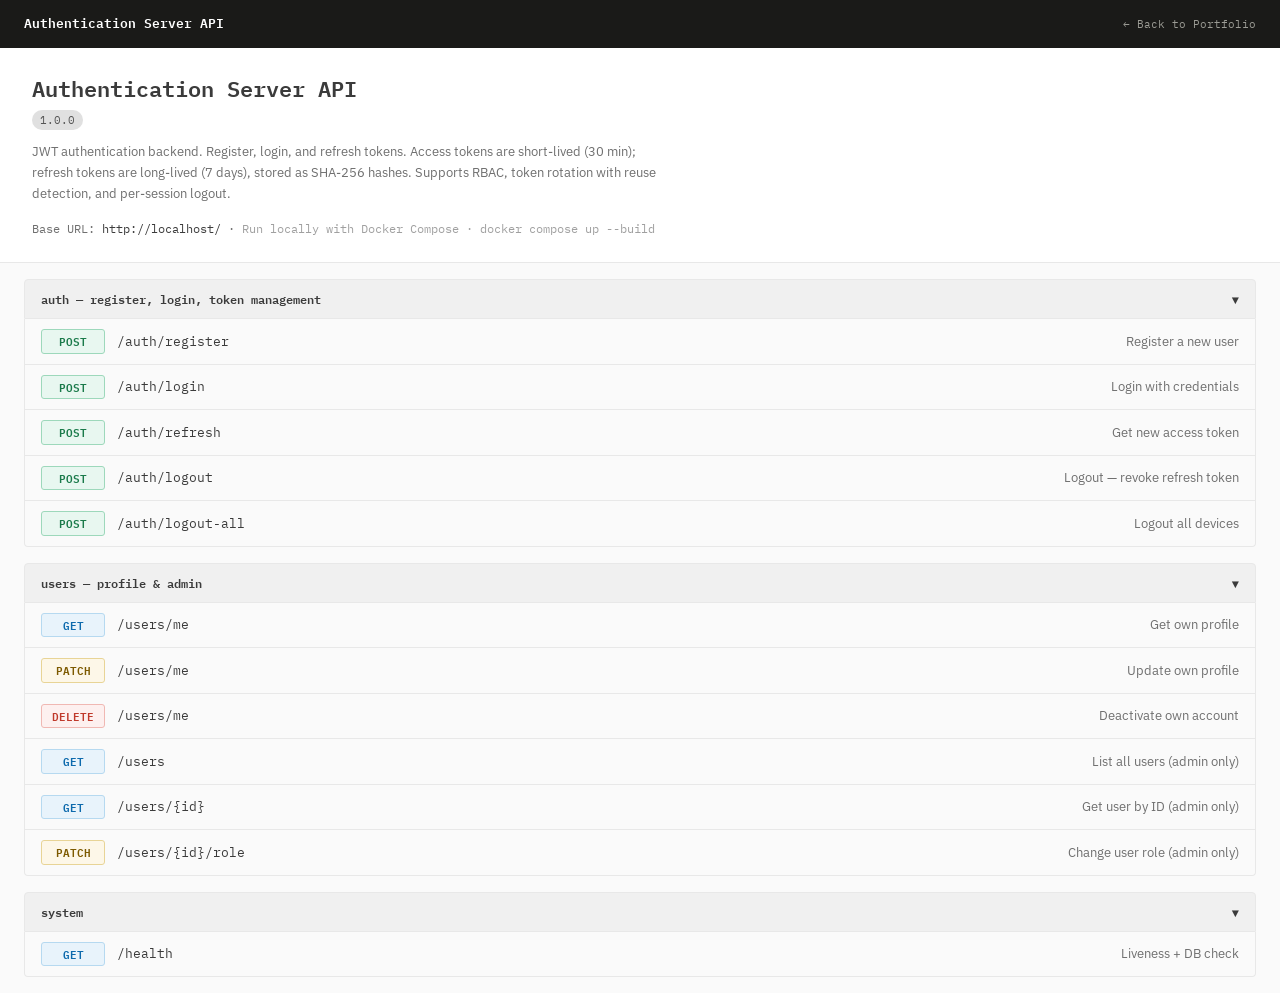
<file: authserver.html>
<!DOCTYPE html>
<html lang="en">
<head>
<meta charset="UTF-8"/><meta name="viewport" content="width=device-width,initial-scale=1.0"/>
<link rel="preconnect" href="https://fonts.googleapis.com"/>
<link href="https://fonts.googleapis.com/css2?family=IBM+Plex+Mono:wght@400;500;600&family=IBM+Plex+Sans:wght@300;400;500;600&display=swap" rel="stylesheet"/>
<style>
*,*::before,*::after{box-sizing:border-box;margin:0;padding:0;}
:root{
  --bg:#fafafa;--surface:#fff;--border:#e8e8e8;--border2:#d4d4d4;
  --text:#3b3b3b;--muted:#6f6f6f;--light:#a0a0a0;
  --get:#0d6aad;--get-bg:#e8f3fb;--get-bdr:#b6d9f0;
  --post:#1a7a4a;--post-bg:#e8f7f0;--post-bdr:#9dd8bb;
  --del:#c0392b;--del-bg:#fdf0ef;--del-bdr:#f0b8b3;
  --patch:#7d5a00;--patch-bg:#fdf7e8;--patch-bdr:#e8d496;
  --mono:'IBM Plex Mono',monospace;--sans:'IBM Plex Sans',sans-serif;
}
body{background:var(--bg);color:var(--text);font-family:var(--sans);font-size:14px;line-height:1.5;}
a{color:#1a56db;text-decoration:none;}a:hover{text-decoration:underline;}
/* top bar */
.topbar{background:#1a1a18;padding:14px 24px;display:flex;align-items:center;justify-content:space-between;}
.topbar-title{color:#fff;font-family:var(--mono);font-size:13px;font-weight:600;}
.topbar-back{color:#9b9b94;font-family:var(--mono);font-size:11px;text-decoration:none;}
.topbar-back:hover{color:#fff;text-decoration:none;}
/* info block */
.info-block{background:var(--surface);border-bottom:1px solid var(--border);padding:24px 32px;}
.api-title{font-family:var(--mono);font-size:22px;font-weight:600;color:var(--text);margin-bottom:4px;}
.api-version{display:inline-block;font-family:var(--mono);font-size:11px;background:#e0e0e0;color:#555;padding:2px 8px;border-radius:10px;margin-bottom:12px;}
.api-desc{font-size:13px;color:var(--muted);max-width:640px;line-height:1.6;margin-bottom:16px;}
.base-url{font-family:var(--mono);font-size:12px;color:var(--muted);}
.base-url span{color:var(--text);}
/* section */
.section{margin:16px 24px;}
.section-tag{font-family:var(--mono);font-size:12px;font-weight:600;color:var(--text);background:#f0f0f0;border:1px solid var(--border);border-radius:4px 4px 0 0;padding:10px 16px;display:flex;align-items:center;justify-content:space-between;cursor:pointer;user-select:none;}
.section-tag:hover{background:#e8e8e8;}
.section-body{border:1px solid var(--border);border-top:none;border-radius:0 0 4px 4px;overflow:hidden;}
/* endpoint row */
.ep{border-bottom:1px solid var(--border);overflow:hidden;}
.ep:last-child{border-bottom:none;}
.ep-header{display:flex;align-items:center;gap:12px;padding:10px 16px;cursor:pointer;transition:background 0.1s;}
.ep-header:hover{background:#f8f8f8;}
.ep.open .ep-header{border-bottom:1px solid var(--border);}
.method{font-family:var(--mono);font-size:11px;font-weight:600;padding:3px 10px;border-radius:3px;min-width:64px;text-align:center;}
.GET   {color:var(--get);background:var(--get-bg);border:1px solid var(--get-bdr);}
.POST  {color:var(--post);background:var(--post-bg);border:1px solid var(--post-bdr);}
.DELETE{color:var(--del);background:var(--del-bg);border:1px solid var(--del-bdr);}
.PATCH {color:var(--patch);background:var(--patch-bg);border:1px solid var(--patch-bdr);}
.ep-path{font-family:var(--mono);font-size:13px;color:var(--text);}
.ep-summary{font-size:13px;color:var(--muted);margin-left:auto;}
.ep-body{background:#fafafa;padding:20px 24px;display:none;}
.ep.open .ep-body{display:block;}
/* params/body tables */
.ep-section-label{font-family:var(--mono);font-size:10px;font-weight:600;text-transform:uppercase;letter-spacing:0.1em;color:var(--light);margin-bottom:10px;margin-top:16px;}
.ep-section-label:first-child{margin-top:0;}
.params-table{width:100%;border-collapse:collapse;font-size:13px;margin-bottom:8px;}
.params-table th{text-align:left;font-family:var(--mono);font-size:10px;font-weight:600;color:var(--light);text-transform:uppercase;letter-spacing:0.08em;padding:6px 12px;background:#f0f0f0;border:1px solid var(--border);}
.params-table td{padding:8px 12px;border:1px solid var(--border);background:#fff;vertical-align:top;}
.params-table td:first-child{font-family:var(--mono);font-size:12px;color:var(--text);}
.required{color:var(--del);font-size:10px;margin-left:4px;}
.type-badge{font-family:var(--mono);font-size:10px;background:#f0f0f0;color:var(--muted);padding:1px 6px;border-radius:3px;}
.code-block{background:#1e1e1e;color:#d4d4d4;font-family:var(--mono);font-size:12px;padding:14px 16px;border-radius:4px;line-height:1.6;overflow-x:auto;margin-top:4px;}
.code-block .k{color:#9cdcfe;}
.code-block .s{color:#ce9178;}
.code-block .n{color:#b5cea8;}
.code-block .c{color:#6a9955;}
/* responses */
.response-row{display:flex;align-items:flex-start;gap:12px;padding:10px 0;border-bottom:1px solid var(--border);}
.response-row:last-child{border-bottom:none;}
.resp-code{font-family:var(--mono);font-size:12px;font-weight:600;min-width:48px;}
.resp-200{color:var(--post);}
.resp-201{color:var(--post);}
.resp-204{color:var(--post);}
.resp-400{color:var(--patch);}
.resp-401{color:var(--del);}
.resp-404{color:var(--del);}
.resp-413{color:var(--del);}
.resp-desc{font-size:13px;color:var(--muted);}
/* notice */
.static-notice{background:#fffbeb;border:1px solid #f0d060;border-radius:4px;padding:10px 16px;font-size:12px;color:#7a5c00;margin-bottom:16px;font-family:var(--mono);}
</style>
</head>
<body>
<title>Authentication Server API — API Docs</title>
<div class="topbar">
  <span class="topbar-title">Authentication Server API</span>
  <a class="topbar-back" href="../index.html">← Back to Portfolio</a>
</div>
<div class="info-block">
  <div class="api-title">Authentication Server API</div>
  <span class="api-version">1.0.0</span>
  <div class="api-desc">JWT authentication backend. Register, login, and refresh tokens. Access tokens are short-lived (30 min); refresh tokens are long-lived (7 days), stored as SHA-256 hashes. Supports RBAC, token rotation with reuse detection, and per-session logout.</div>
  <div class="base-url">Base URL: <span>http://localhost/</span> · <span style="color:#a0a0a0">Run locally with Docker Compose · <code style="font-family:var(--mono)">docker compose up --build</code></span></div>
</div>
<div class="section">
  <div class="section-tag">auth — register, login, token management<span class="arrow">▼</span></div>
  <div class="section-body"><div class="ep">
  <div class="ep-header">
    <span class="method POST">POST</span>
    <span class="ep-path">/auth/register</span>
    <span class="ep-summary">Register a new user</span>
  </div>
  <div class="ep-body"><div class='ep-section-label'>Request Body</div><div class='code-block'>{
  <span class="k">"username"</span>: <span class="s">"alice"</span>,         <span class="c">// 3-64 chars, [a-zA-Z0-9_-]</span>
  <span class="k">"email"</span>: <span class="s">"alice@example.com"</span>,
  <span class="k">"password"</span>: <span class="s">"secret123"</span>    <span class="c">// min 8 chars</span>
}</div><div class='ep-section-label'>Responses</div><div class='response-row'><span class='resp-code resp-201'>201</span><span class='resp-desc'>{ access_token, refresh_token, token_type: bearer, expires_in: 1800 }</span></div><div class='response-row'><span class='resp-code resp-409'>409</span><span class='resp-desc'>Username or email already registered.</span></div><div class='response-row'><span class='resp-code resp-422'>422</span><span class='resp-desc'>Validation error.</span></div></div>
</div><div class="ep">
  <div class="ep-header">
    <span class="method POST">POST</span>
    <span class="ep-path">/auth/login</span>
    <span class="ep-summary">Login with credentials</span>
  </div>
  <div class="ep-body"><div class='ep-section-label'>Request Body</div><div class='code-block'>{
  <span class="k">"username"</span>: <span class="s">"alice"</span>,  <span class="c">// accepts username OR email</span>
  <span class="k">"password"</span>: <span class="s">"secret123"</span>
}</div><div class='ep-section-label'>Responses</div><div class='response-row'><span class='resp-code resp-200'>200</span><span class='resp-desc'>{ access_token, refresh_token, token_type, expires_in }</span></div><div class='response-row'><span class='resp-code resp-401'>401</span><span class='resp-desc'>Invalid username or password. (Intentionally identical for wrong user vs wrong password — prevents enumeration.)</span></div><div class='response-row'><span class='resp-code resp-403'>403</span><span class='resp-desc'>Account is disabled.</span></div></div>
</div><div class="ep">
  <div class="ep-header">
    <span class="method POST">POST</span>
    <span class="ep-path">/auth/refresh</span>
    <span class="ep-summary">Get new access token</span>
  </div>
  <div class="ep-body"><div class='ep-section-label'>Request Body</div><div class='code-block'>{ <span class="k">"refresh_token"</span>: <span class="s">"eyJ..."</span> }</div><div class='ep-section-label'>Responses</div><div class='response-row'><span class='resp-code resp-200'>200</span><span class='resp-desc'>{ access_token, token_type, expires_in }</span></div><div class='response-row'><span class='resp-code resp-401'>401</span><span class='resp-desc'>Token invalid, expired, revoked, or reuse detected. If reuse detected, entire token family is revoked.</span></div></div>
</div><div class="ep">
  <div class="ep-header">
    <span class="method POST">POST</span>
    <span class="ep-path">/auth/logout</span>
    <span class="ep-summary">Logout — revoke refresh token</span>
  </div>
  <div class="ep-body"><div class='ep-section-label'>Request Body</div><div class='code-block'>{ <span class="k">"refresh_token"</span>: <span class="s">"eyJ..."</span> }</div><div class='ep-section-label'>Responses</div><div class='response-row'><span class='resp-code resp-200'>200</span><span class='resp-desc'>{ "message": "Logged out successfully." }</span></div></div>
</div><div class="ep">
  <div class="ep-header">
    <span class="method POST">POST</span>
    <span class="ep-path">/auth/logout-all</span>
    <span class="ep-summary">Logout all devices</span>
  </div>
  <div class="ep-body"><div class='static-notice'>⚠ Requires Authorization: Bearer &lt;access_token&gt; header.</div><div class='ep-section-label'>Responses</div><div class='response-row'><span class='resp-code resp-200'>200</span><span class='resp-desc'>{ "message": "Logged out from N session(s)." }</span></div><div class='response-row'><span class='resp-code resp-401'>401</span><span class='resp-desc'>Invalid or expired access token.</span></div></div>
</div></div>
</div><div class="section">
  <div class="section-tag">users — profile & admin<span class="arrow">▼</span></div>
  <div class="section-body"><div class="ep">
  <div class="ep-header">
    <span class="method GET">GET</span>
    <span class="ep-path">/users/me</span>
    <span class="ep-summary">Get own profile</span>
  </div>
  <div class="ep-body"><div class='static-notice'>⚠ Requires Authorization: Bearer &lt;access_token&gt; header.</div><div class='ep-section-label'>Responses</div><div class='response-row'><span class='resp-code resp-200'>200</span><span class='resp-desc'>{ id, username, email, role, is_active, created_at, updated_at }</span></div><div class='response-row'><span class='resp-code resp-401'>401</span><span class='resp-desc'>Token missing or invalid.</span></div></div>
</div><div class="ep">
  <div class="ep-header">
    <span class="method PATCH">PATCH</span>
    <span class="ep-path">/users/me</span>
    <span class="ep-summary">Update own profile</span>
  </div>
  <div class="ep-body"><div class='static-notice'>⚠ Requires Authorization: Bearer &lt;access_token&gt; header.</div><div class='ep-section-label'>Request Body</div><div class='code-block'>{
  <span class="k">"username"</span>: <span class="s">"new_name"</span>,  <span class="c">// optional</span>
  <span class="k">"email"</span>: <span class="s">"new@email.com"</span>  <span class="c">// optional</span>
}</div><div class='ep-section-label'>Responses</div><div class='response-row'><span class='resp-code resp-200'>200</span><span class='resp-desc'>Updated profile.</span></div><div class='response-row'><span class='resp-code resp-409'>409</span><span class='resp-desc'>Username or email already taken.</span></div></div>
</div><div class="ep">
  <div class="ep-header">
    <span class="method DELETE">DELETE</span>
    <span class="ep-path">/users/me</span>
    <span class="ep-summary">Deactivate own account</span>
  </div>
  <div class="ep-body"><div class='static-notice'>⚠ Requires Authorization: Bearer &lt;access_token&gt; header. Soft-delete — sets is_active=false.</div><div class='ep-section-label'>Responses</div><div class='response-row'><span class='resp-code resp-204'>204</span><span class='resp-desc'>Account deactivated.</span></div></div>
</div><div class="ep">
  <div class="ep-header">
    <span class="method GET">GET</span>
    <span class="ep-path">/users</span>
    <span class="ep-summary">List all users (admin only)</span>
  </div>
  <div class="ep-body"><div class='static-notice'>⚠ Requires admin role. Add Authorization: Bearer &lt;admin_access_token&gt; header.</div><div class='ep-section-label'>Parameters</div><table class='params-table'><tr><th>Name</th><th>Type</th><th>Description</th></tr><tr><td>search<span class='required'></span></td><td><span class='type-badge'>string</span></td><td>Search username or email</td></tr><tr><td>page<span class='required'></span></td><td><span class='type-badge'>integer</span></td><td>Page</td></tr><tr><td>limit<span class='required'></span></td><td><span class='type-badge'>integer</span></td><td>Per page (max 100)</td></tr></table><div class='ep-section-label'>Responses</div><div class='response-row'><span class='resp-code resp-200'>200</span><span class='resp-desc'>{ total, page, limit, users: [...] }</span></div><div class='response-row'><span class='resp-code resp-403'>403</span><span class='resp-desc'>Admin privileges required.</span></div></div>
</div><div class="ep">
  <div class="ep-header">
    <span class="method GET">GET</span>
    <span class="ep-path">/users/{id}</span>
    <span class="ep-summary">Get user by ID (admin only)</span>
  </div>
  <div class="ep-body"><div class='static-notice'>⚠ Requires admin role.</div><div class='ep-section-label'>Parameters</div><table class='params-table'><tr><th>Name</th><th>Type</th><th>Description</th></tr><tr><td>id<span class='required'>*</span></td><td><span class='type-badge'>string</span></td><td>User UUID</td></tr></table><div class='ep-section-label'>Responses</div><div class='response-row'><span class='resp-code resp-200'>200</span><span class='resp-desc'>User profile.</span></div><div class='response-row'><span class='resp-code resp-403'>403</span><span class='resp-desc'>Admin required.</span></div><div class='response-row'><span class='resp-code resp-404'>404</span><span class='resp-desc'>Not found.</span></div></div>
</div><div class="ep">
  <div class="ep-header">
    <span class="method PATCH">PATCH</span>
    <span class="ep-path">/users/{id}/role</span>
    <span class="ep-summary">Change user role (admin only)</span>
  </div>
  <div class="ep-body"><div class='static-notice'>⚠ Requires admin role.</div><div class='ep-section-label'>Request Body</div><div class='code-block'>{ <span class="k">"role"</span>: <span class="s">"admin"</span> }  <span class="c">// user | admin</span></div><div class='ep-section-label'>Responses</div><div class='response-row'><span class='resp-code resp-200'>200</span><span class='resp-desc'>Updated profile.</span></div><div class='response-row'><span class='resp-code resp-403'>403</span><span class='resp-desc'>Admin required.</span></div><div class='response-row'><span class='resp-code resp-404'>404</span><span class='resp-desc'>Not found.</span></div></div>
</div></div>
</div><div class="section">
  <div class="section-tag">system<span class="arrow">▼</span></div>
  <div class="section-body"><div class="ep">
  <div class="ep-header">
    <span class="method GET">GET</span>
    <span class="ep-path">/health</span>
    <span class="ep-summary">Liveness + DB check</span>
  </div>
  <div class="ep-body"><div class='ep-section-label'>Responses</div><div class='response-row'><span class='resp-code resp-200'>200</span><span class='resp-desc'>{"status":"ok","version":"1.0.0"}</span></div></div>
</div></div>
</div>

<script>
document.querySelectorAll('.ep-header').forEach(h=>{
  h.addEventListener('click',()=>{
    h.closest('.ep').classList.toggle('open');
  });
});
document.querySelectorAll('.section-tag').forEach(t=>{
  t.addEventListener('click',()=>{
    const body=t.nextElementSibling;
    body.style.display=body.style.display==='none'?'':'none';
    t.querySelector('.arrow').textContent=body.style.display==='none'?'▶':'▼';
  });
});
</script>
</body></html>
</file>
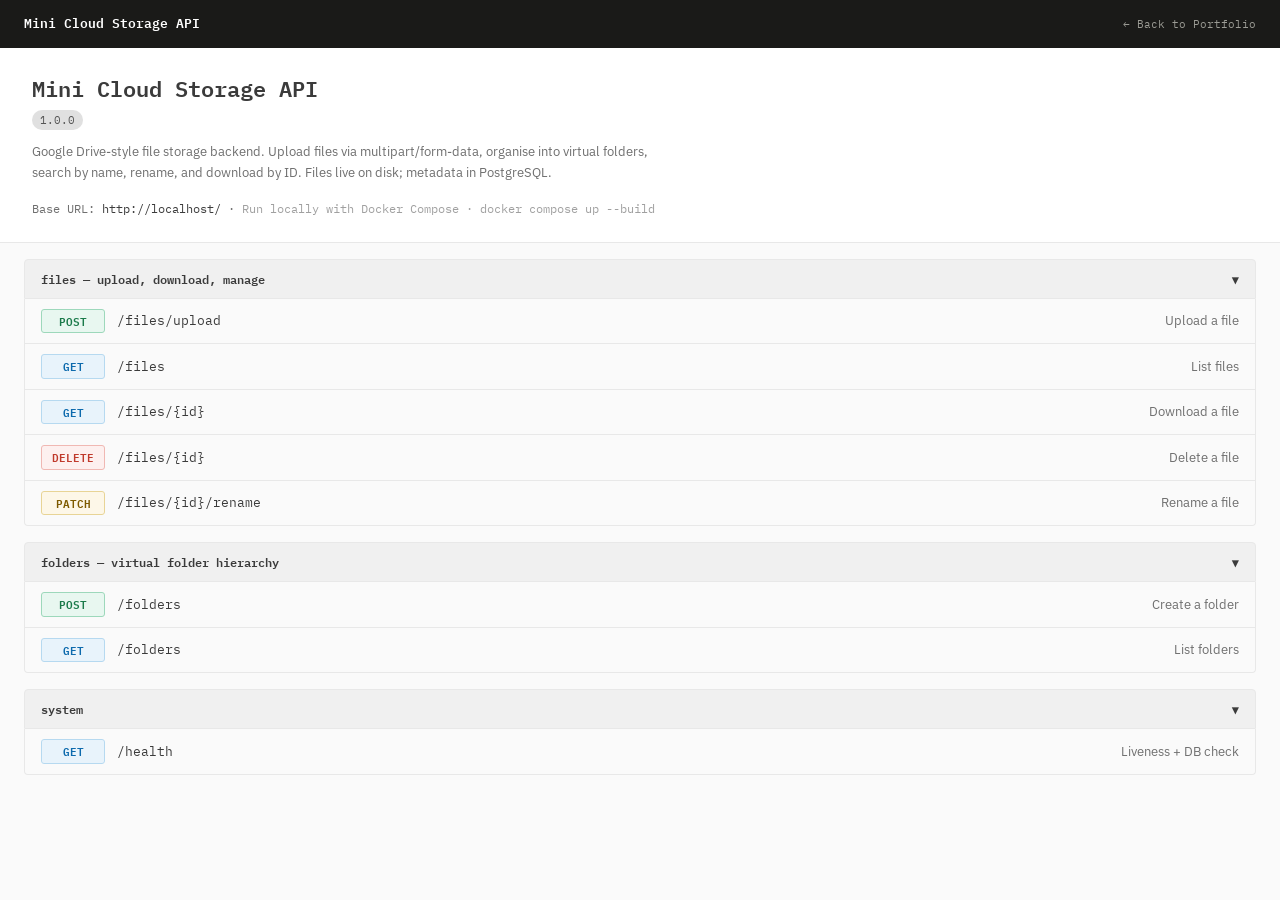
<file: ministorage.html>
<!DOCTYPE html>
<html lang="en">
<head>
<meta charset="UTF-8"/><meta name="viewport" content="width=device-width,initial-scale=1.0"/>
<link rel="preconnect" href="https://fonts.googleapis.com"/>
<link href="https://fonts.googleapis.com/css2?family=IBM+Plex+Mono:wght@400;500;600&family=IBM+Plex+Sans:wght@300;400;500;600&display=swap" rel="stylesheet"/>
<style>
*,*::before,*::after{box-sizing:border-box;margin:0;padding:0;}
:root{
  --bg:#fafafa;--surface:#fff;--border:#e8e8e8;--border2:#d4d4d4;
  --text:#3b3b3b;--muted:#6f6f6f;--light:#a0a0a0;
  --get:#0d6aad;--get-bg:#e8f3fb;--get-bdr:#b6d9f0;
  --post:#1a7a4a;--post-bg:#e8f7f0;--post-bdr:#9dd8bb;
  --del:#c0392b;--del-bg:#fdf0ef;--del-bdr:#f0b8b3;
  --patch:#7d5a00;--patch-bg:#fdf7e8;--patch-bdr:#e8d496;
  --mono:'IBM Plex Mono',monospace;--sans:'IBM Plex Sans',sans-serif;
}
body{background:var(--bg);color:var(--text);font-family:var(--sans);font-size:14px;line-height:1.5;}
a{color:#1a56db;text-decoration:none;}a:hover{text-decoration:underline;}
/* top bar */
.topbar{background:#1a1a18;padding:14px 24px;display:flex;align-items:center;justify-content:space-between;}
.topbar-title{color:#fff;font-family:var(--mono);font-size:13px;font-weight:600;}
.topbar-back{color:#9b9b94;font-family:var(--mono);font-size:11px;text-decoration:none;}
.topbar-back:hover{color:#fff;text-decoration:none;}
/* info block */
.info-block{background:var(--surface);border-bottom:1px solid var(--border);padding:24px 32px;}
.api-title{font-family:var(--mono);font-size:22px;font-weight:600;color:var(--text);margin-bottom:4px;}
.api-version{display:inline-block;font-family:var(--mono);font-size:11px;background:#e0e0e0;color:#555;padding:2px 8px;border-radius:10px;margin-bottom:12px;}
.api-desc{font-size:13px;color:var(--muted);max-width:640px;line-height:1.6;margin-bottom:16px;}
.base-url{font-family:var(--mono);font-size:12px;color:var(--muted);}
.base-url span{color:var(--text);}
/* section */
.section{margin:16px 24px;}
.section-tag{font-family:var(--mono);font-size:12px;font-weight:600;color:var(--text);background:#f0f0f0;border:1px solid var(--border);border-radius:4px 4px 0 0;padding:10px 16px;display:flex;align-items:center;justify-content:space-between;cursor:pointer;user-select:none;}
.section-tag:hover{background:#e8e8e8;}
.section-body{border:1px solid var(--border);border-top:none;border-radius:0 0 4px 4px;overflow:hidden;}
/* endpoint row */
.ep{border-bottom:1px solid var(--border);overflow:hidden;}
.ep:last-child{border-bottom:none;}
.ep-header{display:flex;align-items:center;gap:12px;padding:10px 16px;cursor:pointer;transition:background 0.1s;}
.ep-header:hover{background:#f8f8f8;}
.ep.open .ep-header{border-bottom:1px solid var(--border);}
.method{font-family:var(--mono);font-size:11px;font-weight:600;padding:3px 10px;border-radius:3px;min-width:64px;text-align:center;}
.GET   {color:var(--get);background:var(--get-bg);border:1px solid var(--get-bdr);}
.POST  {color:var(--post);background:var(--post-bg);border:1px solid var(--post-bdr);}
.DELETE{color:var(--del);background:var(--del-bg);border:1px solid var(--del-bdr);}
.PATCH {color:var(--patch);background:var(--patch-bg);border:1px solid var(--patch-bdr);}
.ep-path{font-family:var(--mono);font-size:13px;color:var(--text);}
.ep-summary{font-size:13px;color:var(--muted);margin-left:auto;}
.ep-body{background:#fafafa;padding:20px 24px;display:none;}
.ep.open .ep-body{display:block;}
/* params/body tables */
.ep-section-label{font-family:var(--mono);font-size:10px;font-weight:600;text-transform:uppercase;letter-spacing:0.1em;color:var(--light);margin-bottom:10px;margin-top:16px;}
.ep-section-label:first-child{margin-top:0;}
.params-table{width:100%;border-collapse:collapse;font-size:13px;margin-bottom:8px;}
.params-table th{text-align:left;font-family:var(--mono);font-size:10px;font-weight:600;color:var(--light);text-transform:uppercase;letter-spacing:0.08em;padding:6px 12px;background:#f0f0f0;border:1px solid var(--border);}
.params-table td{padding:8px 12px;border:1px solid var(--border);background:#fff;vertical-align:top;}
.params-table td:first-child{font-family:var(--mono);font-size:12px;color:var(--text);}
.required{color:var(--del);font-size:10px;margin-left:4px;}
.type-badge{font-family:var(--mono);font-size:10px;background:#f0f0f0;color:var(--muted);padding:1px 6px;border-radius:3px;}
.code-block{background:#1e1e1e;color:#d4d4d4;font-family:var(--mono);font-size:12px;padding:14px 16px;border-radius:4px;line-height:1.6;overflow-x:auto;margin-top:4px;}
.code-block .k{color:#9cdcfe;}
.code-block .s{color:#ce9178;}
.code-block .n{color:#b5cea8;}
.code-block .c{color:#6a9955;}
/* responses */
.response-row{display:flex;align-items:flex-start;gap:12px;padding:10px 0;border-bottom:1px solid var(--border);}
.response-row:last-child{border-bottom:none;}
.resp-code{font-family:var(--mono);font-size:12px;font-weight:600;min-width:48px;}
.resp-200{color:var(--post);}
.resp-201{color:var(--post);}
.resp-204{color:var(--post);}
.resp-400{color:var(--patch);}
.resp-401{color:var(--del);}
.resp-404{color:var(--del);}
.resp-413{color:var(--del);}
.resp-desc{font-size:13px;color:var(--muted);}
/* notice */
.static-notice{background:#fffbeb;border:1px solid #f0d060;border-radius:4px;padding:10px 16px;font-size:12px;color:#7a5c00;margin-bottom:16px;font-family:var(--mono);}
</style>
</head>
<body>
<title>Mini Cloud Storage API — API Docs</title>
<div class="topbar">
  <span class="topbar-title">Mini Cloud Storage API</span>
  <a class="topbar-back" href="../index.html">← Back to Portfolio</a>
</div>
<div class="info-block">
  <div class="api-title">Mini Cloud Storage API</div>
  <span class="api-version">1.0.0</span>
  <div class="api-desc">Google Drive-style file storage backend. Upload files via multipart/form-data, organise into virtual folders, search by name, rename, and download by ID. Files live on disk; metadata in PostgreSQL.</div>
  <div class="base-url">Base URL: <span>http://localhost/</span> · <span style="color:#a0a0a0">Run locally with Docker Compose · <code style="font-family:var(--mono)">docker compose up --build</code></span></div>
</div>
<div class="section">
  <div class="section-tag">files — upload, download, manage<span class="arrow">▼</span></div>
  <div class="section-body"><div class="ep">
  <div class="ep-header">
    <span class="method POST">POST</span>
    <span class="ep-path">/files/upload</span>
    <span class="ep-summary">Upload a file</span>
  </div>
  <div class="ep-body"><div class='ep-section-label'>Parameters</div><table class='params-table'><tr><th>Name</th><th>Type</th><th>Description</th></tr><tr><td>folder_id<span class='required'></span></td><td><span class='type-badge'>string</span></td><td>(optional) Target folder UUID. Omit for root.</td></tr></table><div class='ep-section-label'>Request Body</div><div class='code-block'><span class="c">// multipart/form-data</span>
<span class="k">file</span>: &lt;binary&gt;    <span class="c">// required — max 100 MB</span></div><div class='ep-section-label'>Responses</div><div class='response-row'><span class='resp-code resp-201'>201</span><span class='resp-desc'>File metadata: id, filename, size, content_type, folder_id, created_at.</span></div><div class='response-row'><span class='resp-code resp-400'>400</span><span class='resp-desc'>Empty file.</span></div><div class='response-row'><span class='resp-code resp-404'>404</span><span class='resp-desc'>Folder not found.</span></div><div class='response-row'><span class='resp-code resp-413'>413</span><span class='resp-desc'>File exceeds 100 MB limit.</span></div></div>
</div><div class="ep">
  <div class="ep-header">
    <span class="method GET">GET</span>
    <span class="ep-path">/files</span>
    <span class="ep-summary">List files</span>
  </div>
  <div class="ep-body"><div class='ep-section-label'>Parameters</div><table class='params-table'><tr><th>Name</th><th>Type</th><th>Description</th></tr><tr><td>search<span class='required'></span></td><td><span class='type-badge'>string</span></td><td>Case-insensitive filename substring match</td></tr><tr><td>folder_id<span class='required'></span></td><td><span class='type-badge'>string</span></td><td>Filter by folder. Use 'none' for root-level only.</td></tr><tr><td>page<span class='required'></span></td><td><span class='type-badge'>integer</span></td><td>Page (default: 1)</td></tr><tr><td>limit<span class='required'></span></td><td><span class='type-badge'>integer</span></td><td>Per page (default: 20, max: 100)</td></tr></table><div class='ep-section-label'>Responses</div><div class='response-row'><span class='resp-code resp-200'>200</span><span class='resp-desc'>{ total, page, limit, files: [...] }</span></div></div>
</div><div class="ep">
  <div class="ep-header">
    <span class="method GET">GET</span>
    <span class="ep-path">/files/{id}</span>
    <span class="ep-summary">Download a file</span>
  </div>
  <div class="ep-body"><div class='ep-section-label'>Parameters</div><table class='params-table'><tr><th>Name</th><th>Type</th><th>Description</th></tr><tr><td>id<span class='required'>*</span></td><td><span class='type-badge'>string</span></td><td>File UUID</td></tr></table><div class='ep-section-label'>Responses</div><div class='response-row'><span class='resp-code resp-200'>200</span><span class='resp-desc'>Binary file stream. Content-Disposition: attachment.</span></div><div class='response-row'><span class='resp-code resp-404'>404</span><span class='resp-desc'>Not found.</span></div><div class='response-row'><span class='resp-code resp-410'>410</span><span class='resp-desc'>Record exists but file missing from disk.</span></div></div>
</div><div class="ep">
  <div class="ep-header">
    <span class="method DELETE">DELETE</span>
    <span class="ep-path">/files/{id}</span>
    <span class="ep-summary">Delete a file</span>
  </div>
  <div class="ep-body"><div class='ep-section-label'>Parameters</div><table class='params-table'><tr><th>Name</th><th>Type</th><th>Description</th></tr><tr><td>id<span class='required'>*</span></td><td><span class='type-badge'>string</span></td><td>File UUID</td></tr></table><div class='ep-section-label'>Responses</div><div class='response-row'><span class='resp-code resp-204'>204</span><span class='resp-desc'>DB record deleted and bytes removed from disk.</span></div><div class='response-row'><span class='resp-code resp-404'>404</span><span class='resp-desc'>Not found.</span></div></div>
</div><div class="ep">
  <div class="ep-header">
    <span class="method PATCH">PATCH</span>
    <span class="ep-path">/files/{id}/rename</span>
    <span class="ep-summary">Rename a file</span>
  </div>
  <div class="ep-body"><div class='ep-section-label'>Parameters</div><table class='params-table'><tr><th>Name</th><th>Type</th><th>Description</th></tr><tr><td>id<span class='required'>*</span></td><td><span class='type-badge'>string</span></td><td>File UUID</td></tr></table><div class='ep-section-label'>Request Body</div><div class='code-block'>{ <span class="k">"filename"</span>: <span class="s">"new-name.pdf"</span> }</div><div class='ep-section-label'>Responses</div><div class='response-row'><span class='resp-code resp-200'>200</span><span class='resp-desc'>Updated file object.</span></div><div class='response-row'><span class='resp-code resp-404'>404</span><span class='resp-desc'>Not found.</span></div></div>
</div></div>
</div><div class="section">
  <div class="section-tag">folders — virtual folder hierarchy<span class="arrow">▼</span></div>
  <div class="section-body"><div class="ep">
  <div class="ep-header">
    <span class="method POST">POST</span>
    <span class="ep-path">/folders</span>
    <span class="ep-summary">Create a folder</span>
  </div>
  <div class="ep-body"><div class='ep-section-label'>Request Body</div><div class='code-block'>{
  <span class="k">"name"</span>: <span class="s">"Documents"</span>,
  <span class="k">"parent_id"</span>: <span class="s">"uuid..."</span>  <span class="c">// optional — omit for top-level</span>
}</div><div class='ep-section-label'>Responses</div><div class='response-row'><span class='resp-code resp-201'>201</span><span class='resp-desc'>Folder object with id, name, parent_id.</span></div><div class='response-row'><span class='resp-code resp-404'>404</span><span class='resp-desc'>Parent folder not found.</span></div></div>
</div><div class="ep">
  <div class="ep-header">
    <span class="method GET">GET</span>
    <span class="ep-path">/folders</span>
    <span class="ep-summary">List folders</span>
  </div>
  <div class="ep-body"><div class='ep-section-label'>Parameters</div><table class='params-table'><tr><th>Name</th><th>Type</th><th>Description</th></tr><tr><td>parent_id<span class='required'></span></td><td><span class='type-badge'>string</span></td><td>Filter by parent. Omit = top-level only. 'all' = every folder.</td></tr></table><div class='ep-section-label'>Responses</div><div class='response-row'><span class='resp-code resp-200'>200</span><span class='resp-desc'>Array of folder objects.</span></div></div>
</div></div>
</div><div class="section">
  <div class="section-tag">system<span class="arrow">▼</span></div>
  <div class="section-body"><div class="ep">
  <div class="ep-header">
    <span class="method GET">GET</span>
    <span class="ep-path">/health</span>
    <span class="ep-summary">Liveness + DB check</span>
  </div>
  <div class="ep-body"><div class='ep-section-label'>Responses</div><div class='response-row'><span class='resp-code resp-200'>200</span><span class='resp-desc'>{"status":"ok","db":"ok","version":"1.0.0"}</span></div></div>
</div></div>
</div>

<script>
document.querySelectorAll('.ep-header').forEach(h=>{
  h.addEventListener('click',()=>{
    h.closest('.ep').classList.toggle('open');
  });
});
document.querySelectorAll('.section-tag').forEach(t=>{
  t.addEventListener('click',()=>{
    const body=t.nextElementSibling;
    body.style.display=body.style.display==='none'?'':'none';
    t.querySelector('.arrow').textContent=body.style.display==='none'?'▶':'▼';
  });
});
</script>
</body></html>
</file>
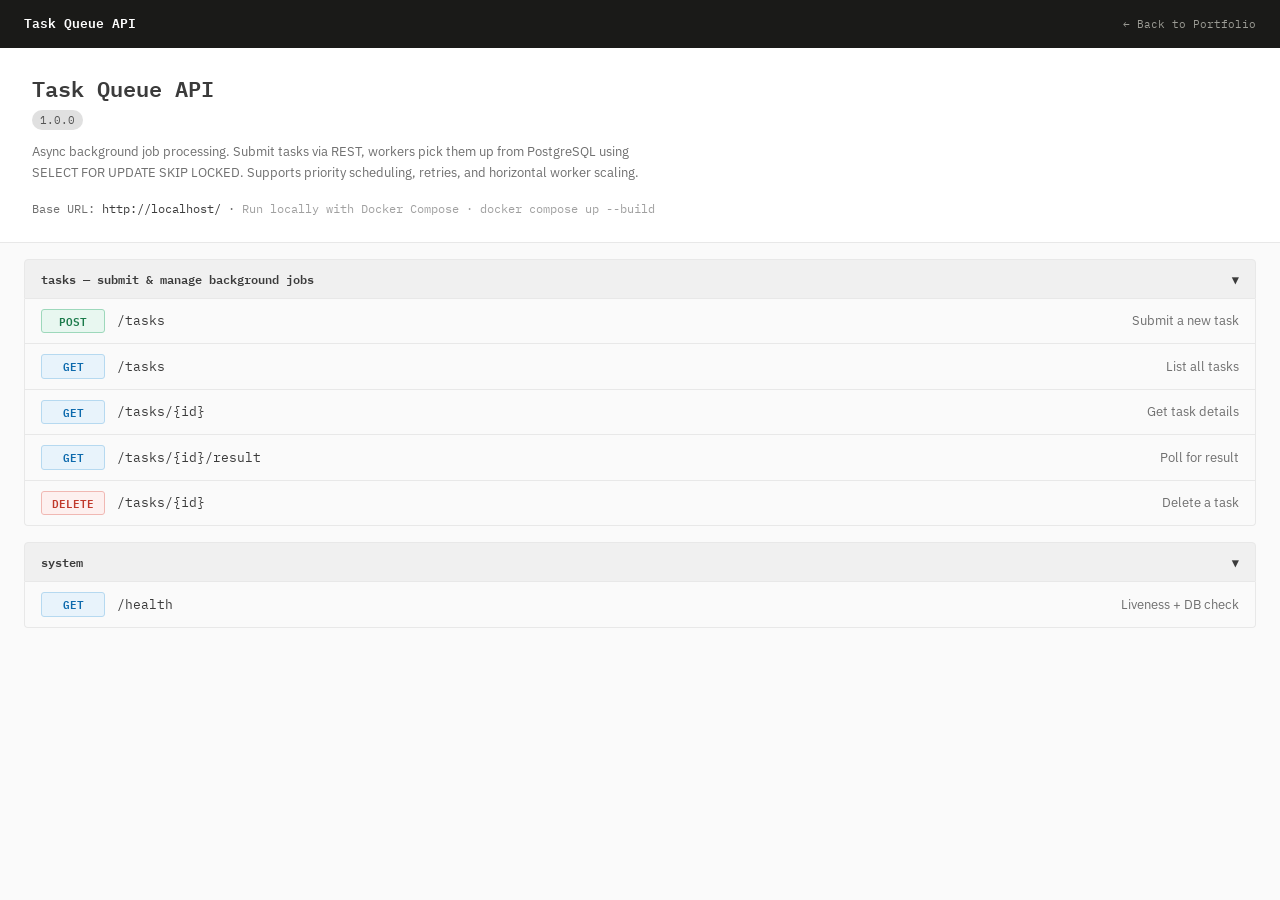
<file: taskqueue.html>
<!DOCTYPE html>
<html lang="en">
<head>
<meta charset="UTF-8"/><meta name="viewport" content="width=device-width,initial-scale=1.0"/>
<link rel="preconnect" href="https://fonts.googleapis.com"/>
<link href="https://fonts.googleapis.com/css2?family=IBM+Plex+Mono:wght@400;500;600&family=IBM+Plex+Sans:wght@300;400;500;600&display=swap" rel="stylesheet"/>
<style>
*,*::before,*::after{box-sizing:border-box;margin:0;padding:0;}
:root{
  --bg:#fafafa;--surface:#fff;--border:#e8e8e8;--border2:#d4d4d4;
  --text:#3b3b3b;--muted:#6f6f6f;--light:#a0a0a0;
  --get:#0d6aad;--get-bg:#e8f3fb;--get-bdr:#b6d9f0;
  --post:#1a7a4a;--post-bg:#e8f7f0;--post-bdr:#9dd8bb;
  --del:#c0392b;--del-bg:#fdf0ef;--del-bdr:#f0b8b3;
  --patch:#7d5a00;--patch-bg:#fdf7e8;--patch-bdr:#e8d496;
  --mono:'IBM Plex Mono',monospace;--sans:'IBM Plex Sans',sans-serif;
}
body{background:var(--bg);color:var(--text);font-family:var(--sans);font-size:14px;line-height:1.5;}
a{color:#1a56db;text-decoration:none;}a:hover{text-decoration:underline;}
/* top bar */
.topbar{background:#1a1a18;padding:14px 24px;display:flex;align-items:center;justify-content:space-between;}
.topbar-title{color:#fff;font-family:var(--mono);font-size:13px;font-weight:600;}
.topbar-back{color:#9b9b94;font-family:var(--mono);font-size:11px;text-decoration:none;}
.topbar-back:hover{color:#fff;text-decoration:none;}
/* info block */
.info-block{background:var(--surface);border-bottom:1px solid var(--border);padding:24px 32px;}
.api-title{font-family:var(--mono);font-size:22px;font-weight:600;color:var(--text);margin-bottom:4px;}
.api-version{display:inline-block;font-family:var(--mono);font-size:11px;background:#e0e0e0;color:#555;padding:2px 8px;border-radius:10px;margin-bottom:12px;}
.api-desc{font-size:13px;color:var(--muted);max-width:640px;line-height:1.6;margin-bottom:16px;}
.base-url{font-family:var(--mono);font-size:12px;color:var(--muted);}
.base-url span{color:var(--text);}
/* section */
.section{margin:16px 24px;}
.section-tag{font-family:var(--mono);font-size:12px;font-weight:600;color:var(--text);background:#f0f0f0;border:1px solid var(--border);border-radius:4px 4px 0 0;padding:10px 16px;display:flex;align-items:center;justify-content:space-between;cursor:pointer;user-select:none;}
.section-tag:hover{background:#e8e8e8;}
.section-body{border:1px solid var(--border);border-top:none;border-radius:0 0 4px 4px;overflow:hidden;}
/* endpoint row */
.ep{border-bottom:1px solid var(--border);overflow:hidden;}
.ep:last-child{border-bottom:none;}
.ep-header{display:flex;align-items:center;gap:12px;padding:10px 16px;cursor:pointer;transition:background 0.1s;}
.ep-header:hover{background:#f8f8f8;}
.ep.open .ep-header{border-bottom:1px solid var(--border);}
.method{font-family:var(--mono);font-size:11px;font-weight:600;padding:3px 10px;border-radius:3px;min-width:64px;text-align:center;}
.GET   {color:var(--get);background:var(--get-bg);border:1px solid var(--get-bdr);}
.POST  {color:var(--post);background:var(--post-bg);border:1px solid var(--post-bdr);}
.DELETE{color:var(--del);background:var(--del-bg);border:1px solid var(--del-bdr);}
.PATCH {color:var(--patch);background:var(--patch-bg);border:1px solid var(--patch-bdr);}
.ep-path{font-family:var(--mono);font-size:13px;color:var(--text);}
.ep-summary{font-size:13px;color:var(--muted);margin-left:auto;}
.ep-body{background:#fafafa;padding:20px 24px;display:none;}
.ep.open .ep-body{display:block;}
/* params/body tables */
.ep-section-label{font-family:var(--mono);font-size:10px;font-weight:600;text-transform:uppercase;letter-spacing:0.1em;color:var(--light);margin-bottom:10px;margin-top:16px;}
.ep-section-label:first-child{margin-top:0;}
.params-table{width:100%;border-collapse:collapse;font-size:13px;margin-bottom:8px;}
.params-table th{text-align:left;font-family:var(--mono);font-size:10px;font-weight:600;color:var(--light);text-transform:uppercase;letter-spacing:0.08em;padding:6px 12px;background:#f0f0f0;border:1px solid var(--border);}
.params-table td{padding:8px 12px;border:1px solid var(--border);background:#fff;vertical-align:top;}
.params-table td:first-child{font-family:var(--mono);font-size:12px;color:var(--text);}
.required{color:var(--del);font-size:10px;margin-left:4px;}
.type-badge{font-family:var(--mono);font-size:10px;background:#f0f0f0;color:var(--muted);padding:1px 6px;border-radius:3px;}
.code-block{background:#1e1e1e;color:#d4d4d4;font-family:var(--mono);font-size:12px;padding:14px 16px;border-radius:4px;line-height:1.6;overflow-x:auto;margin-top:4px;}
.code-block .k{color:#9cdcfe;}
.code-block .s{color:#ce9178;}
.code-block .n{color:#b5cea8;}
.code-block .c{color:#6a9955;}
/* responses */
.response-row{display:flex;align-items:flex-start;gap:12px;padding:10px 0;border-bottom:1px solid var(--border);}
.response-row:last-child{border-bottom:none;}
.resp-code{font-family:var(--mono);font-size:12px;font-weight:600;min-width:48px;}
.resp-200{color:var(--post);}
.resp-201{color:var(--post);}
.resp-204{color:var(--post);}
.resp-400{color:var(--patch);}
.resp-401{color:var(--del);}
.resp-404{color:var(--del);}
.resp-413{color:var(--del);}
.resp-desc{font-size:13px;color:var(--muted);}
/* notice */
.static-notice{background:#fffbeb;border:1px solid #f0d060;border-radius:4px;padding:10px 16px;font-size:12px;color:#7a5c00;margin-bottom:16px;font-family:var(--mono);}
</style>
</head>
<body>
<title>Task Queue API — API Docs</title>
<div class="topbar">
  <span class="topbar-title">Task Queue API</span>
  <a class="topbar-back" href="../index.html">← Back to Portfolio</a>
</div>
<div class="info-block">
  <div class="api-title">Task Queue API</div>
  <span class="api-version">1.0.0</span>
  <div class="api-desc">Async background job processing. Submit tasks via REST, workers pick them up from PostgreSQL using SELECT FOR UPDATE SKIP LOCKED. Supports priority scheduling, retries, and horizontal worker scaling.</div>
  <div class="base-url">Base URL: <span>http://localhost/</span> · <span style="color:#a0a0a0">Run locally with Docker Compose · <code style="font-family:var(--mono)">docker compose up --build</code></span></div>
</div>
<div class="section">
  <div class="section-tag">tasks — submit & manage background jobs<span class="arrow">▼</span></div>
  <div class="section-body"><div class="ep">
  <div class="ep-header">
    <span class="method POST">POST</span>
    <span class="ep-path">/tasks</span>
    <span class="ep-summary">Submit a new task</span>
  </div>
  <div class="ep-body"><div class='ep-section-label'>Request Body</div><div class='code-block'>{
  <span class="k">"name"</span>: <span class="s">"add"</span>,          <span class="c">// add | sleep | reverse | fibonacci | word_count | file_write</span>
  <span class="k">"input_data"</span>: { <span class="k">"a"</span>: <span class="n">21</span>, <span class="k">"b"</span>: <span class="n">21</span> },
  <span class="k">"priority"</span>: <span class="n">5</span>,          <span class="c">// 0-100, higher = processed first</span>
  <span class="k">"max_retries"</span>: <span class="n">3</span>
}</div><div class='ep-section-label'>Responses</div><div class='response-row'><span class='resp-code resp-201'>201</span><span class='resp-desc'>Task created. Returns full task object with id and status=pending.</span></div><div class='response-row'><span class='resp-code resp-400'>400</span><span class='resp-desc'>Unknown task name or invalid input.</span></div><div class='response-row'><span class='resp-code resp-422'>422</span><span class='resp-desc'>Validation error.</span></div></div>
</div><div class="ep">
  <div class="ep-header">
    <span class="method GET">GET</span>
    <span class="ep-path">/tasks</span>
    <span class="ep-summary">List all tasks</span>
  </div>
  <div class="ep-body"><div class='ep-section-label'>Parameters</div><table class='params-table'><tr><th>Name</th><th>Type</th><th>Description</th></tr><tr><td>status<span class='required'></span></td><td><span class='type-badge'>string</span></td><td>Filter: pending | running | done | failed</td></tr><tr><td>name<span class='required'></span></td><td><span class='type-badge'>string</span></td><td>Filter by task name</td></tr><tr><td>page<span class='required'></span></td><td><span class='type-badge'>integer</span></td><td>Page number (default: 1)</td></tr><tr><td>limit<span class='required'></span></td><td><span class='type-badge'>integer</span></td><td>Items per page (default: 20, max: 500)</td></tr></table><div class='ep-section-label'>Responses</div><div class='response-row'><span class='resp-code resp-200'>200</span><span class='resp-desc'>Paginated list with total count.</span></div></div>
</div><div class="ep">
  <div class="ep-header">
    <span class="method GET">GET</span>
    <span class="ep-path">/tasks/{id}</span>
    <span class="ep-summary">Get task details</span>
  </div>
  <div class="ep-body"><div class='ep-section-label'>Parameters</div><table class='params-table'><tr><th>Name</th><th>Type</th><th>Description</th></tr><tr><td>id<span class='required'>*</span></td><td><span class='type-badge'>string</span></td><td>Task UUID</td></tr></table><div class='ep-section-label'>Responses</div><div class='response-row'><span class='resp-code resp-200'>200</span><span class='resp-desc'>Full task object.</span></div><div class='response-row'><span class='resp-code resp-404'>404</span><span class='resp-desc'>Task not found.</span></div></div>
</div><div class="ep">
  <div class="ep-header">
    <span class="method GET">GET</span>
    <span class="ep-path">/tasks/{id}/result</span>
    <span class="ep-summary">Poll for result</span>
  </div>
  <div class="ep-body"><div class='ep-section-label'>Parameters</div><table class='params-table'><tr><th>Name</th><th>Type</th><th>Description</th></tr><tr><td>id<span class='required'>*</span></td><td><span class='type-badge'>string</span></td><td>Task UUID</td></tr></table><div class='ep-section-label'>Responses</div><div class='response-row'><span class='resp-code resp-200'>200</span><span class='resp-desc'>Returns status + result/error. Poll this until status is done or failed.</span></div><div class='response-row'><span class='resp-code resp-404'>404</span><span class='resp-desc'>Task not found.</span></div></div>
</div><div class="ep">
  <div class="ep-header">
    <span class="method DELETE">DELETE</span>
    <span class="ep-path">/tasks/{id}</span>
    <span class="ep-summary">Delete a task</span>
  </div>
  <div class="ep-body"><div class='ep-section-label'>Parameters</div><table class='params-table'><tr><th>Name</th><th>Type</th><th>Description</th></tr><tr><td>id<span class='required'>*</span></td><td><span class='type-badge'>string</span></td><td>Task UUID</td></tr></table><div class='ep-section-label'>Responses</div><div class='response-row'><span class='resp-code resp-204'>204</span><span class='resp-desc'>Deleted.</span></div><div class='response-row'><span class='resp-code resp-404'>404</span><span class='resp-desc'>Not found.</span></div></div>
</div></div>
</div><div class="section">
  <div class="section-tag">system<span class="arrow">▼</span></div>
  <div class="section-body"><div class="ep">
  <div class="ep-header">
    <span class="method GET">GET</span>
    <span class="ep-path">/health</span>
    <span class="ep-summary">Liveness + DB check</span>
  </div>
  <div class="ep-body"><div class='ep-section-label'>Responses</div><div class='response-row'><span class='resp-code resp-200'>200</span><span class='resp-desc'>{"status":"ok","db":"ok","version":"1.0.0"}</span></div></div>
</div></div>
</div>

<script>
document.querySelectorAll('.ep-header').forEach(h=>{
  h.addEventListener('click',()=>{
    h.closest('.ep').classList.toggle('open');
  });
});
document.querySelectorAll('.section-tag').forEach(t=>{
  t.addEventListener('click',()=>{
    const body=t.nextElementSibling;
    body.style.display=body.style.display==='none'?'':'none';
    t.querySelector('.arrow').textContent=body.style.display==='none'?'▶':'▼';
  });
});
</script>
</body></html>
</file>
<file: style.css>
*, *::before, *::after {
  box-sizing: border-box;
  margin: 0;
  padding: 0;
}

:root {
  --bg:      #f9f9f7;
  --surface: #ffffff;
  --border:  #e5e5e0;
  --border2: #d0d0c8;
  --text:    #1a1a18;
  --muted:   #6b6b65;
  --light:   #9b9b94;
  --accent:  #1a56db;
  --tag-bg:  #f0f0ec;
  --mono:    'IBM Plex Mono', monospace;
  --sans:    'IBM Plex Sans', sans-serif;
  --radius:  6px;
}

html {
  scroll-behavior: smooth;
}

body {
  background: var(--bg);
  color: var(--text);
  font-family: var(--sans);
  font-size: 15px;
  line-height: 1.65;
}

a {
  color: var(--accent);
  text-decoration: none;
}

a:hover {
  text-decoration: underline;
}

/* ── Layout ────────────────────────────────────────────────────────────────── */
.container {
  max-width: 760px;
  margin: 0 auto;
  padding: 0 24px;
}

/* ── Nav ───────────────────────────────────────────────────────────────────── */
nav {
  border-bottom: 1px solid var(--border);
  padding: 16px 0;
  position: sticky;
  top: 0;
  background: rgba(249, 249, 247, 0.95);
  backdrop-filter: blur(8px);
  z-index: 50;
}

.nav-inner {
  max-width: 760px;
  margin: 0 auto;
  padding: 0 24px;
  display: flex;
  align-items: center;
  justify-content: space-between;
}

.nav-name {
  font-family: var(--mono);
  font-size: 13px;
  font-weight: 600;
  color: var(--text);
}

.nav-links {
  display: flex;
  gap: 24px;
}

.nav-links a {
  font-family: var(--mono);
  font-size: 12px;
  color: var(--muted);
  text-decoration: none;
}

.nav-links a:hover {
  color: var(--accent);
}

/* ── Header ────────────────────────────────────────────────────────────────── */
.header {
  padding: 64px 0 48px;
  border-bottom: 1px solid var(--border);
}

.header h1 {
  font-family: var(--mono);
  font-size: 28px;
  font-weight: 600;
  letter-spacing: -0.02em;
  margin-bottom: 6px;
}

.header .role {
  font-size: 15px;
  color: var(--muted);
  margin-bottom: 24px;
}

.links-row {
  display: flex;
  flex-wrap: wrap;
  gap: 10px;
}

.link-pill {
  display: inline-flex;
  align-items: center;
  gap: 7px;
  font-family: var(--mono);
  font-size: 12px;
  color: var(--muted);
  padding: 6px 14px;
  border: 1px solid var(--border2);
  border-radius: 100px;
  text-decoration: none;
  transition: border-color 0.15s, color 0.15s;
}

.link-pill:hover {
  border-color: var(--accent);
  color: var(--accent);
  text-decoration: none;
}

.link-pill svg {
  width: 14px;
  height: 14px;
  flex-shrink: 0;
}

/* ── Sections ──────────────────────────────────────────────────────────────── */
section {
  padding: 48px 0;
  border-bottom: 1px solid var(--border);
}

.section-label {
  font-family: var(--mono);
  font-size: 11px;
  font-weight: 600;
  text-transform: uppercase;
  letter-spacing: 0.1em;
  color: var(--light);
  margin-bottom: 28px;
}

/* ── Experience & OSS entries ──────────────────────────────────────────────── */
.entry {
  margin-bottom: 28px;
}

.entry:last-child {
  margin-bottom: 0;
}

.entry-header {
  display: flex;
  justify-content: space-between;
  align-items: baseline;
  flex-wrap: wrap;
  gap: 6px;
  margin-bottom: 4px;
}

.entry-title {
  font-size: 15px;
  font-weight: 600;
  color: var(--text);
}

.entry-meta {
  font-family: var(--mono);
  font-size: 11px;
  color: var(--light);
}

.entry-org {
  font-size: 13px;
  color: var(--muted);
  margin-bottom: 10px;
}

.bullets {
  list-style: none;
  padding: 0;
}

.bullets li {
  font-size: 14px;
  color: var(--muted);
  padding-left: 16px;
  position: relative;
  margin-bottom: 5px;
  line-height: 1.6;
}

.bullets li::before {
  content: '–';
  position: absolute;
  left: 0;
  color: var(--border2);
}

/* ── Project cards ─────────────────────────────────────────────────────────── */
.project-card {
  border: 1px solid var(--border);
  border-radius: var(--radius);
  overflow: hidden;
  margin-bottom: 20px;
  transition: border-color 0.15s;
}

.project-card:last-child {
  margin-bottom: 0;
}

.project-card:hover {
  border-color: var(--border2);
}

.project-body {
  padding: 22px 24px 16px;
}

.project-top {
  display: flex;
  justify-content: space-between;
  align-items: flex-start;
  gap: 16px;
  margin-bottom: 10px;
}

.project-name {
  font-family: var(--mono);
  font-size: 14px;
  font-weight: 600;
  color: var(--text);
}

.project-actions {
  display: flex;
  gap: 10px;
  flex-shrink: 0;
  align-items: center;
}

.project-link {
  font-family: var(--mono);
  font-size: 11px;
  color: var(--muted);
  text-decoration: none;
  display: flex;
  align-items: center;
  gap: 5px;
  transition: color 0.15s;
}

.project-link:hover {
  color: var(--accent);
  text-decoration: none;
}

.project-link svg {
  width: 13px;
  height: 13px;
}

.btn-docs {
  font-family: var(--mono);
  font-size: 11px;
  background: var(--accent);
  color: #fff;
  padding: 5px 14px;
  border-radius: 4px;
  text-decoration: none;
  transition: background 0.15s;
  white-space: nowrap;
}

.btn-docs:hover {
  background: #1344b0;
  text-decoration: none;
  color: #fff;
}

/* ── Tags ──────────────────────────────────────────────────────────────────── */
.tags {
  display: flex;
  flex-wrap: wrap;
  gap: 6px;
  padding: 0 24px 20px;
}

.tag {
  font-family: var(--mono);
  font-size: 11px;
  color: var(--muted);
  background: var(--tag-bg);
  padding: 3px 9px;
  border-radius: 3px;
}

/* ── Skills ────────────────────────────────────────────────────────────────── */
.skills-grid {
  display: grid;
  grid-template-columns: 130px 1fr;
  gap: 0;
}

.skill-row {
  display: contents;
}

.skill-row > * {
  padding: 10px 0;
  border-bottom: 1px solid var(--border);
  font-size: 13px;
}

.skill-row:last-child > * {
  border-bottom: none;
}

.skill-cat {
  font-family: var(--mono);
  font-size: 11px;
  color: var(--light);
  padding-right: 20px;
  padding-top: 12px;
}

.skill-vals {
  color: var(--muted);
  line-height: 1.7;
}

/* ── Education ─────────────────────────────────────────────────────────────── */
.edu-item {
  display: flex;
  justify-content: space-between;
  align-items: baseline;
  flex-wrap: wrap;
  gap: 6px;
  padding: 12px 0;
  border-bottom: 1px solid var(--border);
}

.edu-item:last-child {
  border-bottom: none;
}

.edu-inst {
  font-size: 14px;
  font-weight: 500;
}

.edu-deg {
  font-size: 13px;
  color: var(--muted);
  margin-top: 2px;
}

.edu-year {
  font-family: var(--mono);
  font-size: 11px;
  color: var(--light);
  white-space: nowrap;
}

/* ── Certifications ────────────────────────────────────────────────────────── */
.cert-list {
  display: flex;
  flex-direction: column;
  gap: 8px;
}

.cert-item {
  font-size: 14px;
  color: var(--muted);
  padding-left: 16px;
  position: relative;
}

.cert-item::before {
  content: '–';
  position: absolute;
  left: 0;
  color: var(--border2);
}

/* ── Footer ────────────────────────────────────────────────────────────────── */
footer {
  padding: 32px 0;
  text-align: center;
  border-top: 1px solid var(--border);
}

footer p {
  font-family: var(--mono);
  font-size: 11px;
  color: var(--light);
}

/* ── Scroll reveal ─────────────────────────────────────────────────────────── */
.reveal {
  opacity: 0;
  transform: translateY(12px);
  transition: opacity 0.4s ease, transform 0.4s ease;
}

.reveal.visible {
  opacity: 1;
  transform: none;
}

/* ── Responsive ────────────────────────────────────────────────────────────── */
@media (max-width: 560px) {
  .nav-links        { display: none; }
  .header h1        { font-size: 22px; }
  .skills-grid      { grid-template-columns: 90px 1fr; }
  .project-top      { flex-direction: column; gap: 8px; }
}
</file>
